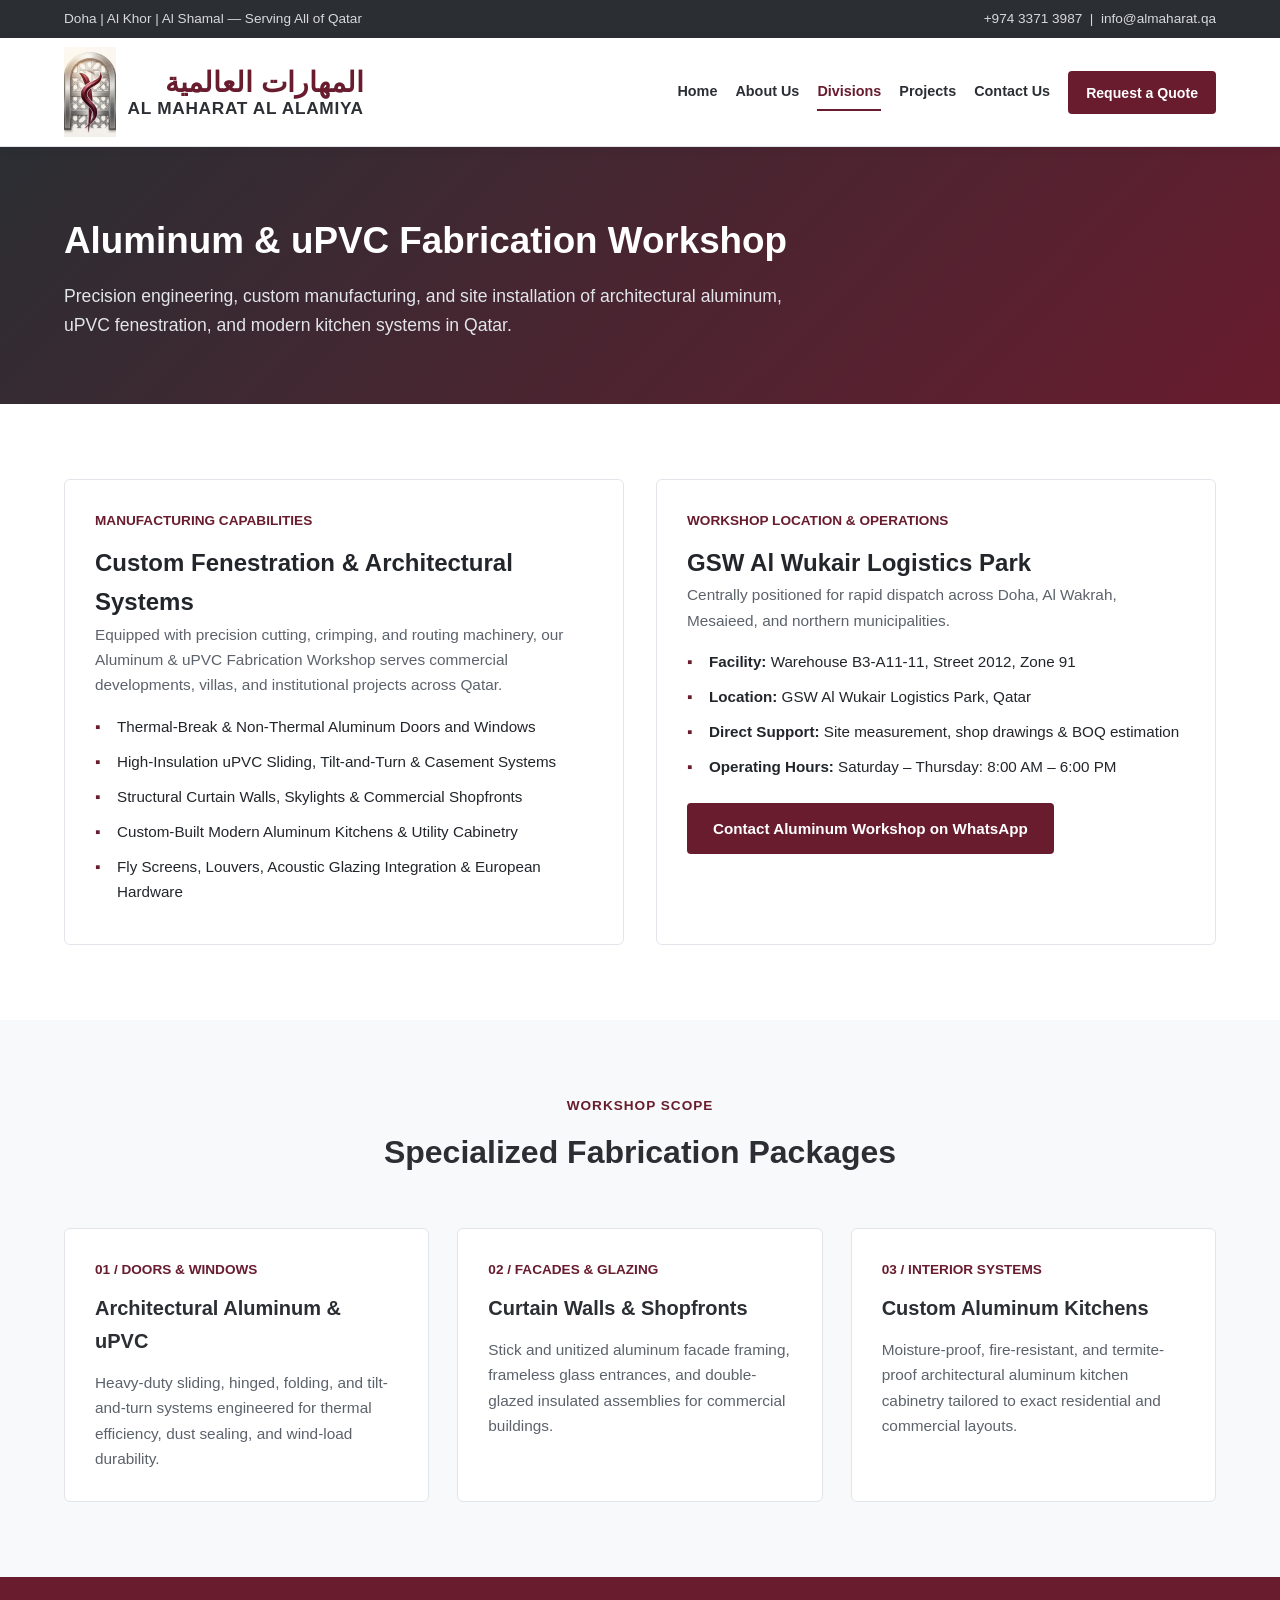
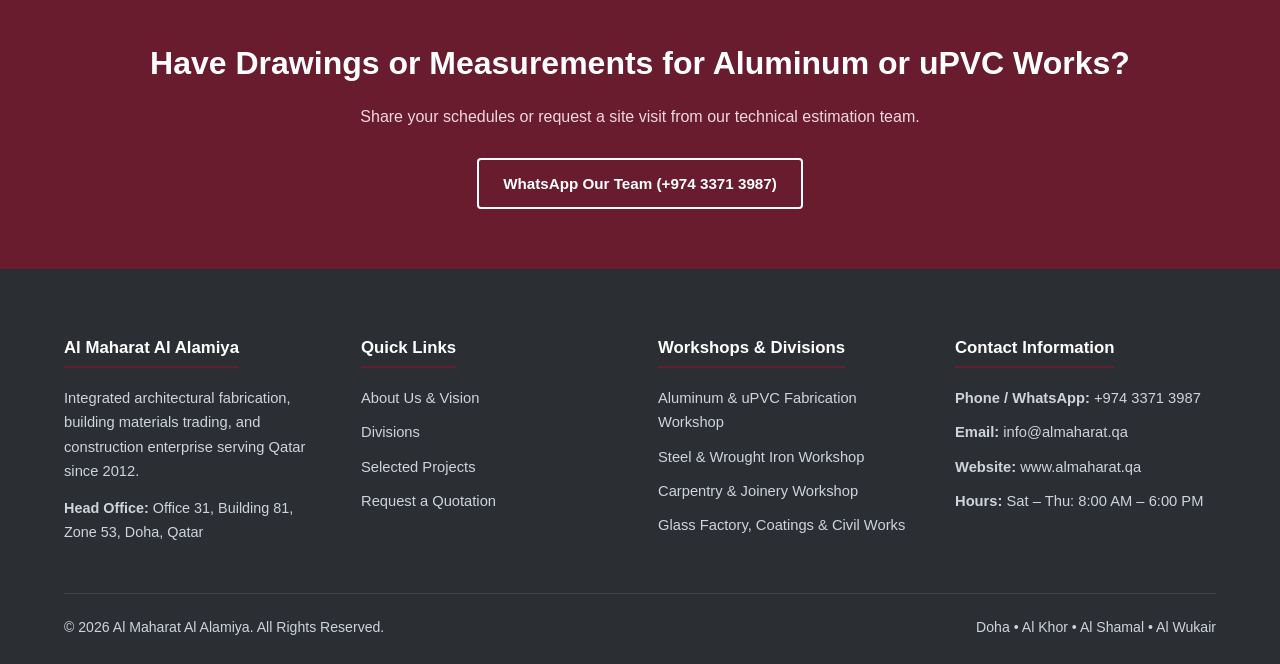
<file: aluminum-workshop/index.html>
<!DOCTYPE html>
<html lang="en">
<head>
  <meta charset="UTF-8">
  <meta name="viewport" content="width=device-width, initial-scale=1.0">
  <title>Aluminum &amp; uPVC Fabrication Workshop | Al Maharat Al Alamiya</title>
  <meta name="description" content="Al Maharat Al Alamiya Aluminum & uPVC Fabrication Workshop at GSW Al Wukair Logistics Park, Qatar—custom thermal-break doors, windows, curtain walls, and kitchens.">
  <link rel="stylesheet" href="../style.css">
</head>
<body>

  <!-- Top Utility Bar -->
  <div class="top-bar">
    <div class="container">
      <div>Doha | Al Khor | Al Shamal — Serving All of Qatar</div>
      <div>
        <a href="tel:+97433713987">+974 3371 3987</a> &nbsp;|&nbsp;
        <a href="mailto:info@almaharat.qa">info@almaharat.qa</a>
      </div>
    </div>
  </div>

  <!-- Main Header -->
  <header class="site-header">
    <div class="container nav-wrapper">
      <a href="../index.html" class="logo-link">
        <img src="../assets/logo.png" alt="Al Maharat Al Alamiya Logo" class="logo-img" onerror="this.style.display='none'">
        <div class="logo-text">
          <span class="ar" lang="ar" dir="rtl">المهارات العالمية</span>
          <span class="en">Al Maharat Al Alamiya</span>
        </div>
      </a>

      <button class="menu-toggle" aria-label="Toggle navigation" onclick="document.querySelector('nav').classList.toggle('open')">☰</button>

      <nav>
        <ul>
          <li><a href="../index.html">Home</a></li>
          <li><a href="../about.html">About Us</a></li>
          <li><a href="../services.html" class="active">Divisions</a></li>
          <li><a href="../projects.html">Projects</a></li>
          <li><a href="../contact.html">Contact Us</a></li>
          <li><a href="https://wa.me/97433713987?text=Hello%20Al%20Maharat%20Al%20Alamiya%20Aluminum%20Workshop%20Inquiry" class="btn btn-primary" target="_blank" rel="noopener">Request a Quote</a></li>
        </ul>
      </nav>
    </div>
  </header>

  <!-- Page Header -->
  <section class="page-header">
    <div class="container">
      <h1>Aluminum &amp; uPVC Fabrication Workshop</h1>
      <p>Precision engineering, custom manufacturing, and site installation of architectural aluminum, uPVC fenestration, and modern kitchen systems in Qatar.</p>
    </div>
  </section>

  <!-- Workshop Overview & Location -->
  <section class="section">
    <div class="container">
      <div class="grid-2">
        <div class="card">
          <span class="card-number">MANUFACTURING CAPABILITIES</span>
          <h2>Custom Fenestration &amp; Architectural Systems</h2>
          <p>Equipped with precision cutting, crimping, and routing machinery, our Aluminum &amp; uPVC Fabrication Workshop serves commercial developments, villas, and institutional projects across Qatar.</p>
          <ul class="check-list">
            <li>Thermal-Break &amp; Non-Thermal Aluminum Doors and Windows</li>
            <li>High-Insulation uPVC Sliding, Tilt-and-Turn &amp; Casement Systems</li>
            <li>Structural Curtain Walls, Skylights &amp; Commercial Shopfronts</li>
            <li>Custom-Built Modern Aluminum Kitchens &amp; Utility Cabinetry</li>
            <li>Fly Screens, Louvers, Acoustic Glazing Integration &amp; European Hardware</li>
          </ul>
        </div>

        <div class="card">
          <span class="card-number">WORKSHOP LOCATION &amp; OPERATIONS</span>
          <h2>GSW Al Wukair Logistics Park</h2>
          <p>Centrally positioned for rapid dispatch across Doha, Al Wakrah, Mesaieed, and northern municipalities.</p>
          <ul class="check-list">
            <li><strong>Facility:</strong> Warehouse B3-A11-11, Street 2012, Zone 91</li>
            <li><strong>Location:</strong> GSW Al Wukair Logistics Park, Qatar</li>
            <li><strong>Direct Support:</strong> Site measurement, shop drawings &amp; BOQ estimation</li>
            <li><strong>Operating Hours:</strong> Saturday – Thursday: 8:00 AM – 6:00 PM</li>
          </ul>
          <p style="margin-top: 24px;">
            <a href="https://wa.me/97433713987?text=Hello%20Al%20Maharat%20Al%20Alamiya%2C%20I%20would%20like%20a%20quote%20from%20the%20Aluminum%20%26%20uPVC%20Workshop." class="btn btn-primary" target="_blank" rel="noopener">Contact Aluminum Workshop on WhatsApp</a>
          </p>
        </div>
      </div>
    </div>
  </section>

  <!-- Core Product Categories -->
  <section class="section section-alt">
    <div class="container">
      <div class="section-header">
        <span class="subtitle">Workshop Scope</span>
        <h2>Specialized Fabrication Packages</h2>
      </div>

      <div class="grid-3">
        <div class="card">
          <span class="card-number">01 / DOORS &amp; WINDOWS</span>
          <h3>Architectural Aluminum &amp; uPVC</h3>
          <p>Heavy-duty sliding, hinged, folding, and tilt-and-turn systems engineered for thermal efficiency, dust sealing, and wind-load durability.</p>
        </div>

        <div class="card">
          <span class="card-number">02 / FACADES &amp; GLAZING</span>
          <h3>Curtain Walls &amp; Shopfronts</h3>
          <p>Stick and unitized aluminum facade framing, frameless glass entrances, and double-glazed insulated assemblies for commercial buildings.</p>
        </div>

        <div class="card">
          <span class="card-number">03 / INTERIOR SYSTEMS</span>
          <h3>Custom Aluminum Kitchens</h3>
          <p>Moisture-proof, fire-resistant, and termite-proof architectural aluminum kitchen cabinetry tailored to exact residential and commercial layouts.</p>
        </div>
      </div>
    </div>
  </section>

  <!-- CTA Banner -->
  <section class="cta-banner">
    <div class="container">
      <h2>Have Drawings or Measurements for Aluminum or uPVC Works?</h2>
      <p>Share your schedules or request a site visit from our technical estimation team.</p>
      <a href="https://wa.me/97433713987?text=Hello%20Al%20Maharat%20Al%20Alamiya%2C%20I%20would%20like%20to%20schedule%20an%20Aluminum%20%26%20uPVC%20measurement%20or%20quote." class="btn btn-outline" target="_blank" rel="noopener">WhatsApp Our Team (+974 3371 3987)</a>
    </div>
  </section>

  <!-- Global Footer -->
  <footer>
    <div class="container">
      <div class="footer-grid">
        <div>
          <h4>Al Maharat Al Alamiya</h4>
          <p style="font-size: 0.92rem; margin-bottom: 14px;">Integrated architectural fabrication, building materials trading, and construction enterprise serving Qatar since 2012.</p>
          <p style="font-size: 0.9rem;"><strong>Head Office:</strong> Office 31, Building 81, Zone 53, Doha, Qatar</p>
        </div>

        <div>
          <h4>Quick Links</h4>
          <ul>
            <li><a href="../about.html">About Us &amp; Vision</a></li>
            <li><a href="../services.html">Divisions</a></li>
            <li><a href="../projects.html">Selected Projects</a></li>
            <li><a href="../contact.html">Request a Quotation</a></li>
          </ul>
        </div>

        <div>
          <h4>Workshops &amp; Divisions</h4>
          <ul>
            <li><a href="/aluminum-workshop/">Aluminum &amp; uPVC Fabrication Workshop</a></li>
            <li><a href="/steel-workshop/">Steel &amp; Wrought Iron Workshop</a></li>
            <li><a href="/carpentry-workshop/">Carpentry &amp; Joinery Workshop</a></li>
            <li><a href="../services.html">Glass Factory, Coatings &amp; Civil Works</a></li>
          </ul>
        </div>

        <div>
          <h4>Contact Information</h4>
          <ul>
            <li><strong>Phone / WhatsApp:</strong> <a href="https://wa.me/97433713987?text=Hello%20Al%20Maharat%20Al%20Alamiya%20Inquiry" target="_blank" rel="noopener">+974 3371 3987</a></li>
            <li><strong>Email:</strong> <a href="mailto:info@almaharat.qa">info@almaharat.qa</a></li>
            <li><strong>Website:</strong> www.almaharat.qa</li>
            <li><strong>Hours:</strong> Sat – Thu: 8:00 AM – 6:00 PM</li>
          </ul>
        </div>
      </div>

      <div class="footer-bottom">
        <span>&copy; 2026 Al Maharat Al Alamiya. All Rights Reserved.</span>
        <span>Doha &bull; Al Khor &bull; Al Shamal &bull; Al Wukair</span>
      </div>
    </div>
  </footer>

</body>
</html>
</file>
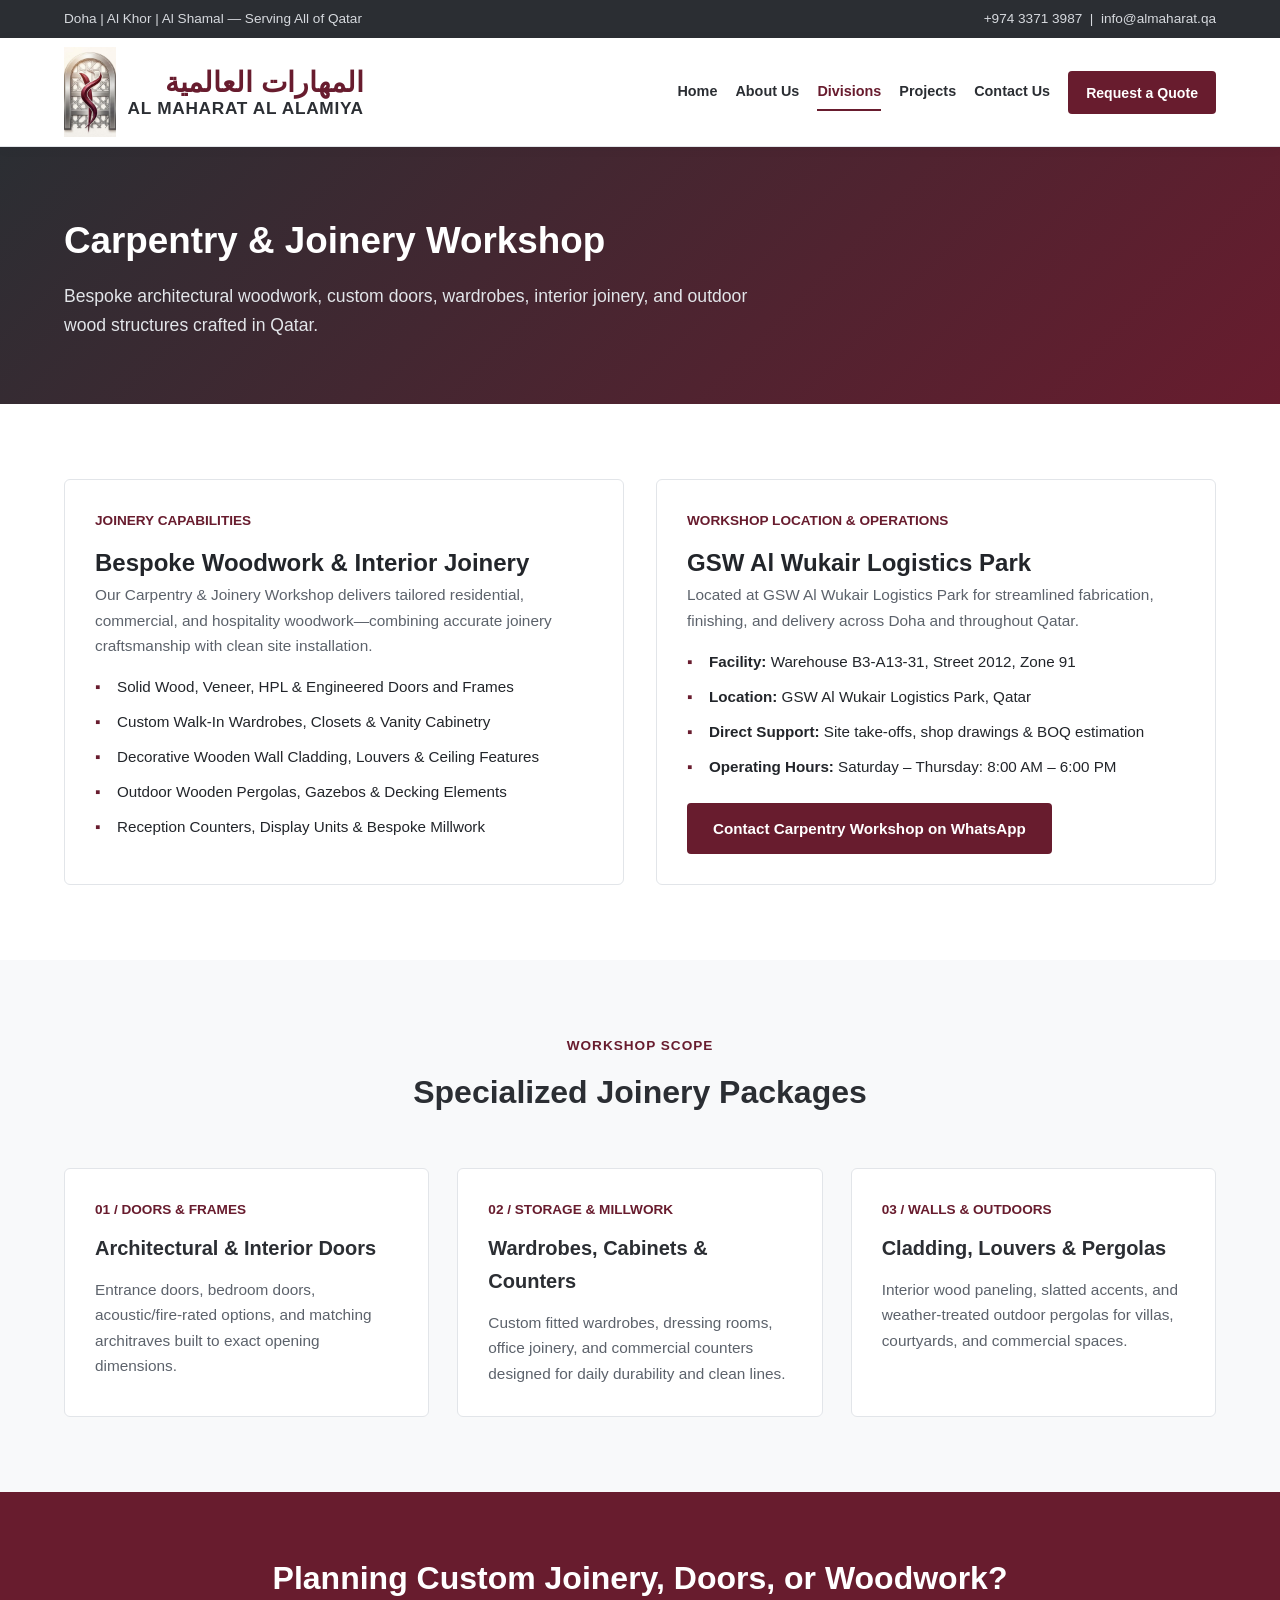
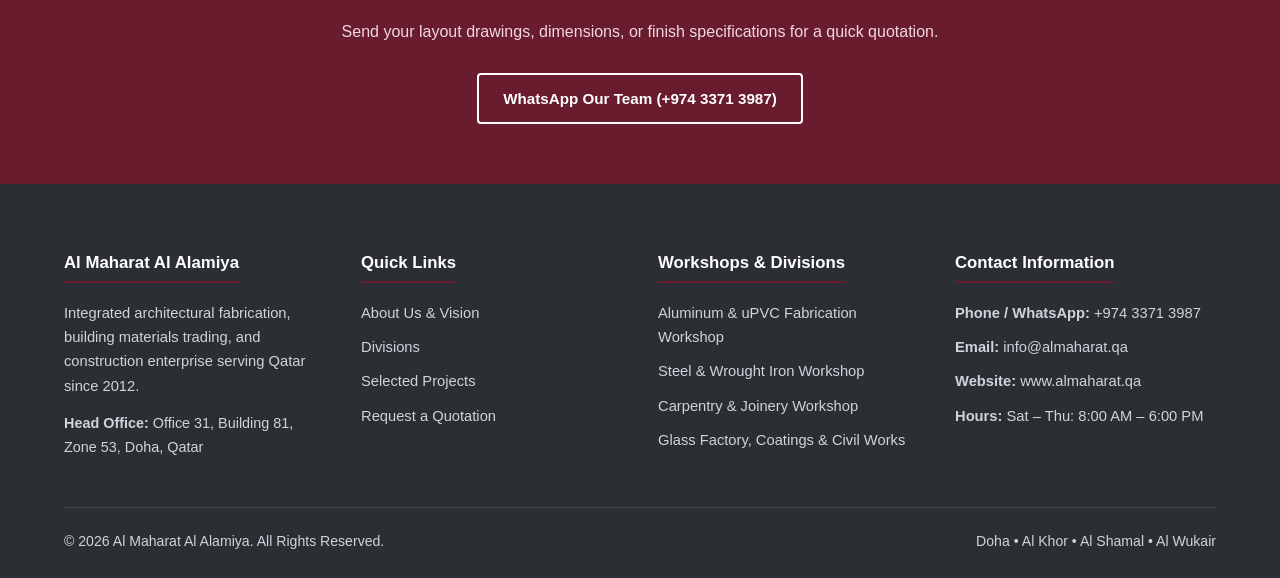
<file: carpentry-workshop/index.html>
<!DOCTYPE html>
<html lang="en">
<head>
  <meta charset="UTF-8">
  <meta name="viewport" content="width=device-width, initial-scale=1.0">
  <title>Carpentry &amp; Joinery Workshop | Al Maharat Al Alamiya</title>
  <meta name="description" content="Al Maharat Al Alamiya Carpentry & Joinery Workshop at GSW Al Wukair Logistics Park, Qatar—custom doors, wardrobes, cabinetry, wood cladding, pergolas, and joinery.">
  <link rel="stylesheet" href="../style.css">
</head>
<body>

  <!-- Top Utility Bar -->
  <div class="top-bar">
    <div class="container">
      <div>Doha | Al Khor | Al Shamal — Serving All of Qatar</div>
      <div>
        <a href="tel:+97433713987">+974 3371 3987</a> &nbsp;|&nbsp;
        <a href="mailto:info@almaharat.qa">info@almaharat.qa</a>
      </div>
    </div>
  </div>

  <!-- Main Header -->
  <header class="site-header">
    <div class="container nav-wrapper">
      <a href="../index.html" class="logo-link">
        <img src="../assets/logo.png" alt="Al Maharat Al Alamiya Logo" class="logo-img" onerror="this.style.display='none'">
        <div class="logo-text">
          <span class="ar" lang="ar" dir="rtl">المهارات العالمية</span>
          <span class="en">Al Maharat Al Alamiya</span>
        </div>
      </a>

      <button class="menu-toggle" aria-label="Toggle navigation" onclick="document.querySelector('nav').classList.toggle('open')">☰</button>

      <nav>
        <ul>
          <li><a href="../index.html">Home</a></li>
          <li><a href="../about.html">About Us</a></li>
          <li><a href="../services.html" class="active">Divisions</a></li>
          <li><a href="../projects.html">Projects</a></li>
          <li><a href="../contact.html">Contact Us</a></li>
          <li><a href="https://wa.me/97433713987?text=Hello%20Al%20Maharat%20Al%20Alamiya%20Carpentry%20Workshop%20Inquiry" class="btn btn-primary" target="_blank" rel="noopener">Request a Quote</a></li>
        </ul>
      </nav>
    </div>
  </header>

  <!-- Page Header -->
  <section class="page-header">
    <div class="container">
      <h1>Carpentry &amp; Joinery Workshop</h1>
      <p>Bespoke architectural woodwork, custom doors, wardrobes, interior joinery, and outdoor wood structures crafted in Qatar.</p>
    </div>
  </section>

  <!-- Workshop Overview & Location -->
  <section class="section">
    <div class="container">
      <div class="grid-2">
        <div class="card">
          <span class="card-number">JOINERY CAPABILITIES</span>
          <h2>Bespoke Woodwork &amp; Interior Joinery</h2>
          <p>Our Carpentry &amp; Joinery Workshop delivers tailored residential, commercial, and hospitality woodwork—combining accurate joinery craftsmanship with clean site installation.</p>
          <ul class="check-list">
            <li>Solid Wood, Veneer, HPL &amp; Engineered Doors and Frames</li>
            <li>Custom Walk-In Wardrobes, Closets &amp; Vanity Cabinetry</li>
            <li>Decorative Wooden Wall Cladding, Louvers &amp; Ceiling Features</li>
            <li>Outdoor Wooden Pergolas, Gazebos &amp; Decking Elements</li>
            <li>Reception Counters, Display Units &amp; Bespoke Millwork</li>
          </ul>
        </div>

        <div class="card">
          <span class="card-number">WORKSHOP LOCATION &amp; OPERATIONS</span>
          <h2>GSW Al Wukair Logistics Park</h2>
          <p>Located at GSW Al Wukair Logistics Park for streamlined fabrication, finishing, and delivery across Doha and throughout Qatar.</p>
          <ul class="check-list">
            <li><strong>Facility:</strong> Warehouse B3-A13-31, Street 2012, Zone 91</li>
            <li><strong>Location:</strong> GSW Al Wukair Logistics Park, Qatar</li>
            <li><strong>Direct Support:</strong> Site take-offs, shop drawings &amp; BOQ estimation</li>
            <li><strong>Operating Hours:</strong> Saturday – Thursday: 8:00 AM – 6:00 PM</li>
          </ul>
          <p style="margin-top: 24px;">
            <a href="https://wa.me/97433713987?text=Hello%20Al%20Maharat%20Al%20Alamiya%2C%20I%20would%20like%20a%20quote%20from%20the%20Carpentry%20%26%20Joinery%20Workshop." class="btn btn-primary" target="_blank" rel="noopener">Contact Carpentry Workshop on WhatsApp</a>
          </p>
        </div>
      </div>
    </div>
  </section>

  <!-- Core Product Categories -->
  <section class="section section-alt">
    <div class="container">
      <div class="section-header">
        <span class="subtitle">Workshop Scope</span>
        <h2>Specialized Joinery Packages</h2>
      </div>

      <div class="grid-3">
        <div class="card">
          <span class="card-number">01 / DOORS &amp; FRAMES</span>
          <h3>Architectural &amp; Interior Doors</h3>
          <p>Entrance doors, bedroom doors, acoustic/fire-rated options, and matching architraves built to exact opening dimensions.</p>
        </div>

        <div class="card">
          <span class="card-number">02 / STORAGE &amp; MILLWORK</span>
          <h3>Wardrobes, Cabinets &amp; Counters</h3>
          <p>Custom fitted wardrobes, dressing rooms, office joinery, and commercial counters designed for daily durability and clean lines.</p>
        </div>

        <div class="card">
          <span class="card-number">03 / WALLS &amp; OUTDOORS</span>
          <h3>Cladding, Louvers &amp; Pergolas</h3>
          <p>Interior wood paneling, slatted accents, and weather-treated outdoor pergolas for villas, courtyards, and commercial spaces.</p>
        </div>
      </div>
    </div>
  </section>

  <!-- CTA Banner -->
  <section class="cta-banner">
    <div class="container">
      <h2>Planning Custom Joinery, Doors, or Woodwork?</h2>
      <p>Send your layout drawings, dimensions, or finish specifications for a quick quotation.</p>
      <a href="https://wa.me/97433713987?text=Hello%20Al%20Maharat%20Al%20Alamiya%2C%20I%20would%20like%20to%20request%20a%20Carpentry%20%26%20Joinery%20quotation." class="btn btn-outline" target="_blank" rel="noopener">WhatsApp Our Team (+974 3371 3987)</a>
    </div>
  </section>

  <!-- Global Footer -->
  <footer>
    <div class="container">
      <div class="footer-grid">
        <div>
          <h4>Al Maharat Al Alamiya</h4>
          <p style="font-size: 0.92rem; margin-bottom: 14px;">Integrated architectural fabrication, building materials trading, and construction enterprise serving Qatar since 2012.</p>
          <p style="font-size: 0.9rem;"><strong>Head Office:</strong> Office 31, Building 81, Zone 53, Doha, Qatar</p>
        </div>

        <div>
          <h4>Quick Links</h4>
          <ul>
            <li><a href="../about.html">About Us &amp; Vision</a></li>
            <li><a href="../services.html">Divisions</a></li>
            <li><a href="../projects.html">Selected Projects</a></li>
            <li><a href="../contact.html">Request a Quotation</a></li>
          </ul>
        </div>

        <div>
          <h4>Workshops &amp; Divisions</h4>
          <ul>
            <li><a href="/aluminum-workshop/">Aluminum &amp; uPVC Fabrication Workshop</a></li>
            <li><a href="/steel-workshop/">Steel &amp; Wrought Iron Workshop</a></li>
            <li><a href="/carpentry-workshop/">Carpentry &amp; Joinery Workshop</a></li>
            <li><a href="../services.html">Glass Factory, Coatings &amp; Civil Works</a></li>
          </ul>
        </div>

        <div>
          <h4>Contact Information</h4>
          <ul>
            <li><strong>Phone / WhatsApp:</strong> <a href="https://wa.me/97433713987?text=Hello%20Al%20Maharat%20Al%20Alamiya%20Inquiry" target="_blank" rel="noopener">+974 3371 3987</a></li>
            <li><strong>Email:</strong> <a href="mailto:info@almaharat.qa">info@almaharat.qa</a></li>
            <li><strong>Website:</strong> www.almaharat.qa</li>
            <li><strong>Hours:</strong> Sat – Thu: 8:00 AM – 6:00 PM</li>
          </ul>
        </div>
      </div>

      <div class="footer-bottom">
        <span>&copy; 2026 Al Maharat Al Alamiya. All Rights Reserved.</span>
        <span>Doha &bull; Al Khor &bull; Al Shamal &bull; Al Wukair</span>
      </div>
    </div>
  </footer>

</body>
</html>
</file>
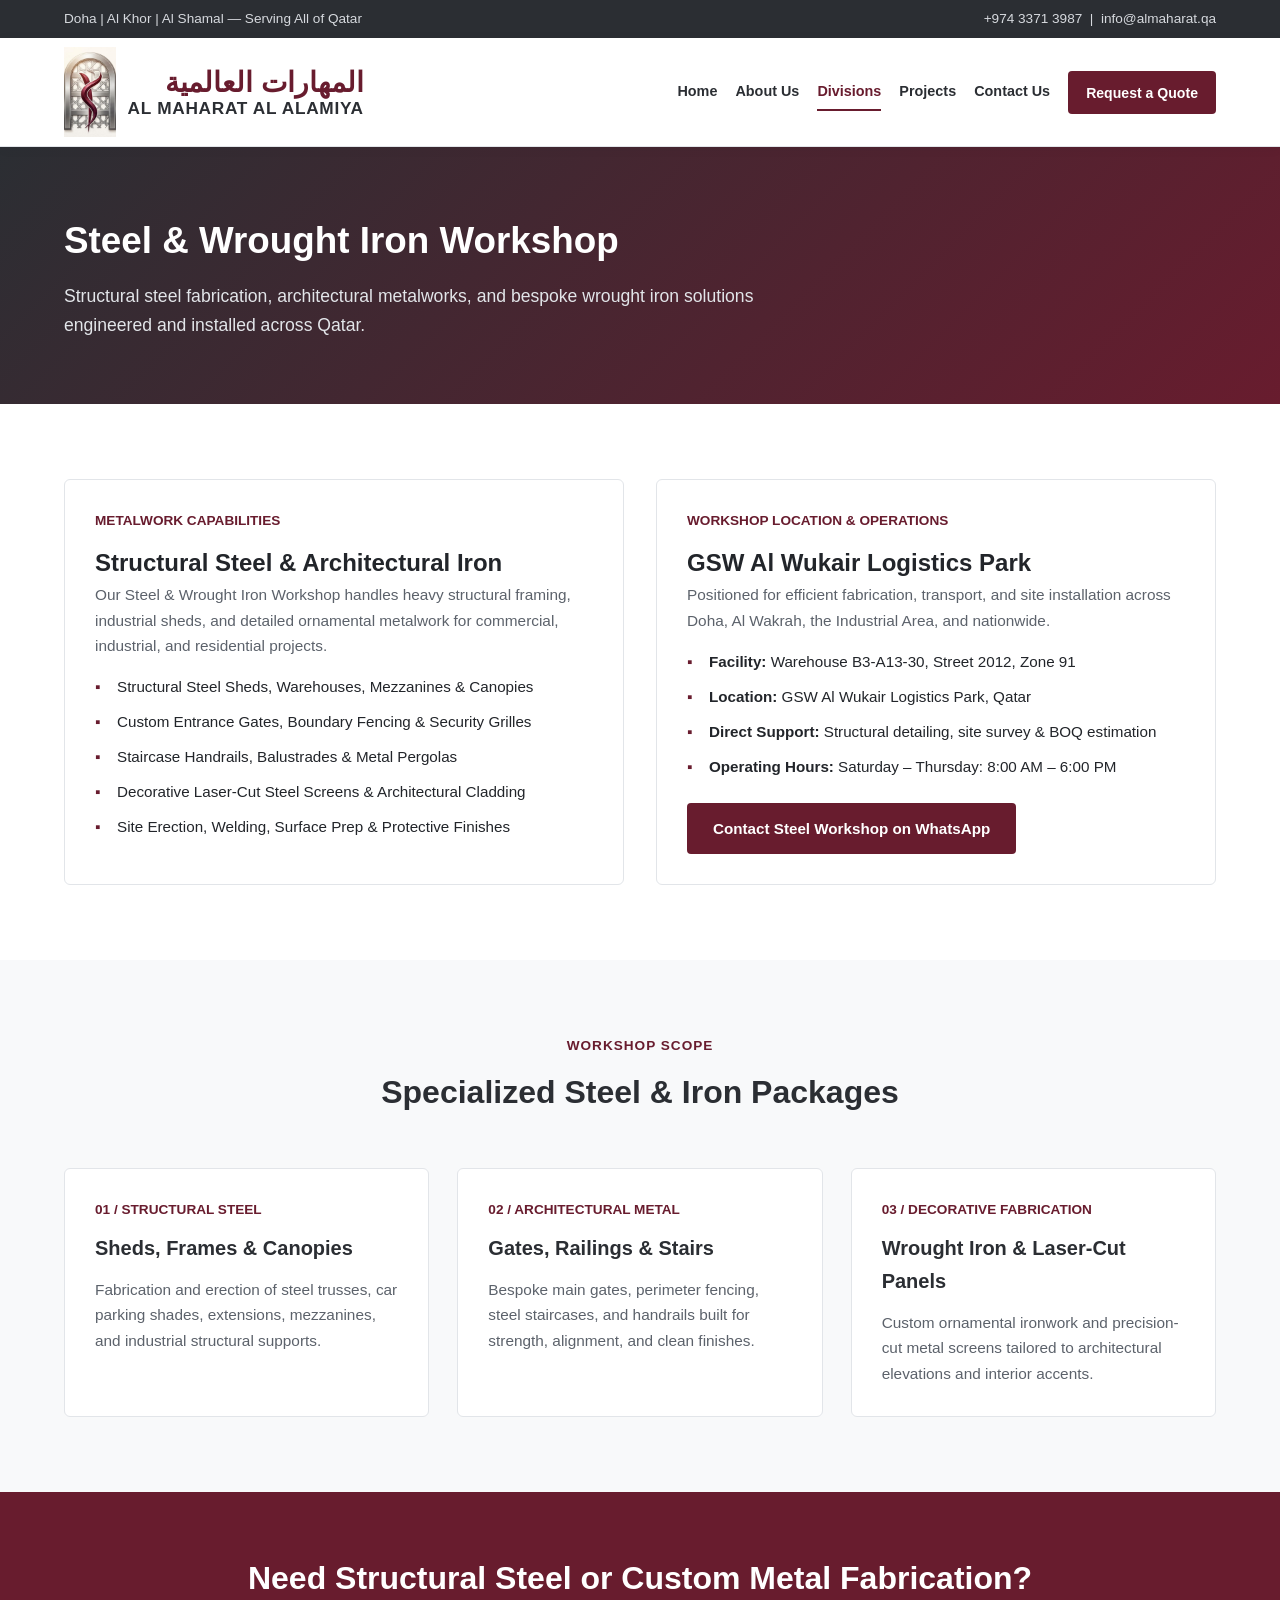
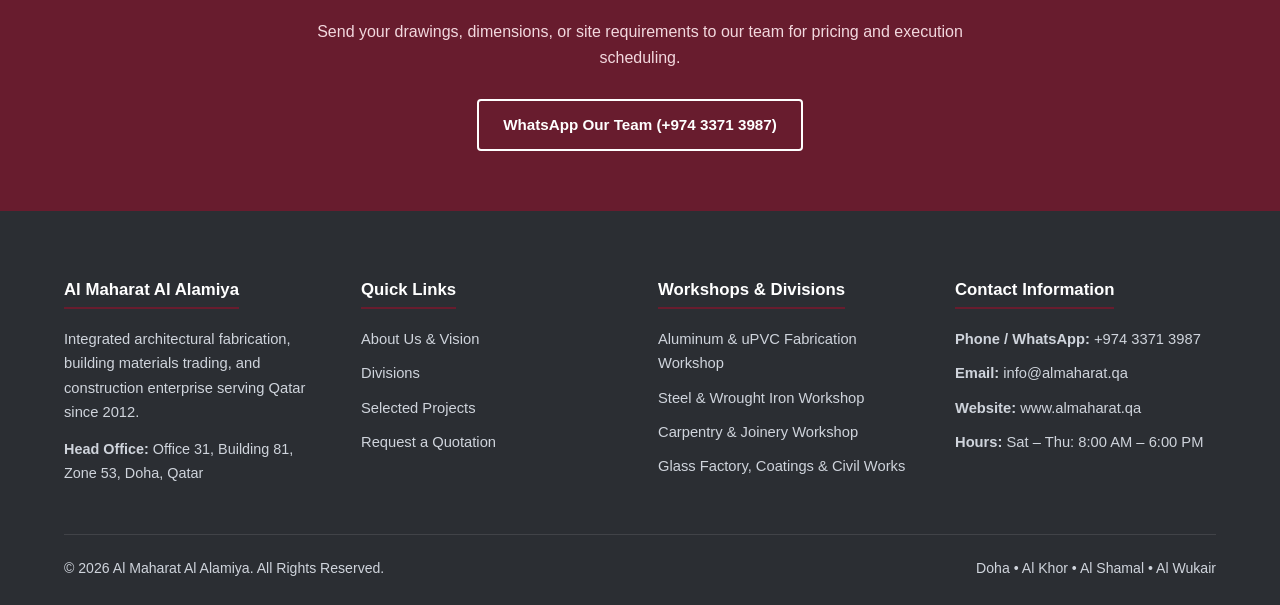
<file: steel-workshop/index.html>
<!DOCTYPE html>
<html lang="en">
<head>
  <meta charset="UTF-8">
  <meta name="viewport" content="width=device-width, initial-scale=1.0">
  <title>Steel &amp; Wrought Iron Workshop | Al Maharat Al Alamiya</title>
  <meta name="description" content="Al Maharat Al Alamiya Steel & Wrought Iron Workshop at GSW Al Wukair Logistics Park, Qatar—structural steel sheds, entrance gates, balustrades, and decorative metalwork.">
  <link rel="stylesheet" href="../style.css">
</head>
<body>

  <!-- Top Utility Bar -->
  <div class="top-bar">
    <div class="container">
      <div>Doha | Al Khor | Al Shamal — Serving All of Qatar</div>
      <div>
        <a href="tel:+97433713987">+974 3371 3987</a> &nbsp;|&nbsp;
        <a href="mailto:info@almaharat.qa">info@almaharat.qa</a>
      </div>
    </div>
  </div>

  <!-- Main Header -->
  <header class="site-header">
    <div class="container nav-wrapper">
      <a href="../index.html" class="logo-link">
        <img src="../assets/logo.png" alt="Al Maharat Al Alamiya Logo" class="logo-img" onerror="this.style.display='none'">
        <div class="logo-text">
          <span class="ar" lang="ar" dir="rtl">المهارات العالمية</span>
          <span class="en">Al Maharat Al Alamiya</span>
        </div>
      </a>

      <button class="menu-toggle" aria-label="Toggle navigation" onclick="document.querySelector('nav').classList.toggle('open')">☰</button>

      <nav>
        <ul>
          <li><a href="../index.html">Home</a></li>
          <li><a href="../about.html">About Us</a></li>
          <li><a href="../services.html" class="active">Divisions</a></li>
          <li><a href="../projects.html">Projects</a></li>
          <li><a href="../contact.html">Contact Us</a></li>
          <li><a href="https://wa.me/97433713987?text=Hello%20Al%20Maharat%20Al%20Alamiya%20Steel%20Workshop%20Inquiry" class="btn btn-primary" target="_blank" rel="noopener">Request a Quote</a></li>
        </ul>
      </nav>
    </div>
  </header>

  <!-- Page Header -->
  <section class="page-header">
    <div class="container">
      <h1>Steel &amp; Wrought Iron Workshop</h1>
      <p>Structural steel fabrication, architectural metalworks, and bespoke wrought iron solutions engineered and installed across Qatar.</p>
    </div>
  </section>

  <!-- Workshop Overview & Location -->
  <section class="section">
    <div class="container">
      <div class="grid-2">
        <div class="card">
          <span class="card-number">METALWORK CAPABILITIES</span>
          <h2>Structural Steel &amp; Architectural Iron</h2>
          <p>Our Steel &amp; Wrought Iron Workshop handles heavy structural framing, industrial sheds, and detailed ornamental metalwork for commercial, industrial, and residential projects.</p>
          <ul class="check-list">
            <li>Structural Steel Sheds, Warehouses, Mezzanines &amp; Canopies</li>
            <li>Custom Entrance Gates, Boundary Fencing &amp; Security Grilles</li>
            <li>Staircase Handrails, Balustrades &amp; Metal Pergolas</li>
            <li>Decorative Laser-Cut Steel Screens &amp; Architectural Cladding</li>
            <li>Site Erection, Welding, Surface Prep &amp; Protective Finishes</li>
          </ul>
        </div>

        <div class="card">
          <span class="card-number">WORKSHOP LOCATION &amp; OPERATIONS</span>
          <h2>GSW Al Wukair Logistics Park</h2>
          <p>Positioned for efficient fabrication, transport, and site installation across Doha, Al Wakrah, the Industrial Area, and nationwide.</p>
          <ul class="check-list">
            <li><strong>Facility:</strong> Warehouse B3-A13-30, Street 2012, Zone 91</li>
            <li><strong>Location:</strong> GSW Al Wukair Logistics Park, Qatar</li>
            <li><strong>Direct Support:</strong> Structural detailing, site survey &amp; BOQ estimation</li>
            <li><strong>Operating Hours:</strong> Saturday – Thursday: 8:00 AM – 6:00 PM</li>
          </ul>
          <p style="margin-top: 24px;">
            <a href="https://wa.me/97433713987?text=Hello%20Al%20Maharat%20Al%20Alamiya%2C%20I%20would%20like%20a%20quote%20from%20the%20Steel%20%26%20Wrought%20Iron%20Workshop." class="btn btn-primary" target="_blank" rel="noopener">Contact Steel Workshop on WhatsApp</a>
          </p>
        </div>
      </div>
    </div>
  </section>

  <!-- Core Product Categories -->
  <section class="section section-alt">
    <div class="container">
      <div class="section-header">
        <span class="subtitle">Workshop Scope</span>
        <h2>Specialized Steel &amp; Iron Packages</h2>
      </div>

      <div class="grid-3">
        <div class="card">
          <span class="card-number">01 / STRUCTURAL STEEL</span>
          <h3>Sheds, Frames &amp; Canopies</h3>
          <p>Fabrication and erection of steel trusses, car parking shades, extensions, mezzanines, and industrial structural supports.</p>
        </div>

        <div class="card">
          <span class="card-number">02 / ARCHITECTURAL METAL</span>
          <h3>Gates, Railings &amp; Stairs</h3>
          <p>Bespoke main gates, perimeter fencing, steel staircases, and handrails built for strength, alignment, and clean finishes.</p>
        </div>

        <div class="card">
          <span class="card-number">03 / DECORATIVE FABRICATION</span>
          <h3>Wrought Iron &amp; Laser-Cut Panels</h3>
          <p>Custom ornamental ironwork and precision-cut metal screens tailored to architectural elevations and interior accents.</p>
        </div>
      </div>
    </div>
  </section>

  <!-- CTA Banner -->
  <section class="cta-banner">
    <div class="container">
      <h2>Need Structural Steel or Custom Metal Fabrication?</h2>
      <p>Send your drawings, dimensions, or site requirements to our team for pricing and execution scheduling.</p>
      <a href="https://wa.me/97433713987?text=Hello%20Al%20Maharat%20Al%20Alamiya%2C%20I%20would%20like%20to%20request%20a%20Steel%20%26%20Wrought%20Iron%20quotation." class="btn btn-outline" target="_blank" rel="noopener">WhatsApp Our Team (+974 3371 3987)</a>
    </div>
  </section>

  <!-- Global Footer -->
  <footer>
    <div class="container">
      <div class="footer-grid">
        <div>
          <h4>Al Maharat Al Alamiya</h4>
          <p style="font-size: 0.92rem; margin-bottom: 14px;">Integrated architectural fabrication, building materials trading, and construction enterprise serving Qatar since 2012.</p>
          <p style="font-size: 0.9rem;"><strong>Head Office:</strong> Office 31, Building 81, Zone 53, Doha, Qatar</p>
        </div>

        <div>
          <h4>Quick Links</h4>
          <ul>
            <li><a href="../about.html">About Us &amp; Vision</a></li>
            <li><a href="../services.html">Divisions</a></li>
            <li><a href="../projects.html">Selected Projects</a></li>
            <li><a href="../contact.html">Request a Quotation</a></li>
          </ul>
        </div>

        <div>
          <h4>Workshops &amp; Divisions</h4>
          <ul>
            <li><a href="/aluminum-workshop/">Aluminum &amp; uPVC Fabrication Workshop</a></li>
            <li><a href="/steel-workshop/">Steel &amp; Wrought Iron Workshop</a></li>
            <li><a href="/carpentry-workshop/">Carpentry &amp; Joinery Workshop</a></li>
            <li><a href="../services.html">Glass Factory, Coatings &amp; Civil Works</a></li>
          </ul>
        </div>

        <div>
          <h4>Contact Information</h4>
          <ul>
            <li><strong>Phone / WhatsApp:</strong> <a href="https://wa.me/97433713987?text=Hello%20Al%20Maharat%20Al%20Alamiya%20Inquiry" target="_blank" rel="noopener">+974 3371 3987</a></li>
            <li><strong>Email:</strong> <a href="mailto:info@almaharat.qa">info@almaharat.qa</a></li>
            <li><strong>Website:</strong> www.almaharat.qa</li>
            <li><strong>Hours:</strong> Sat – Thu: 8:00 AM – 6:00 PM</li>
          </ul>
        </div>
      </div>

      <div class="footer-bottom">
        <span>&copy; 2026 Al Maharat Al Alamiya. All Rights Reserved.</span>
        <span>Doha &bull; Al Khor &bull; Al Shamal &bull; Al Wukair</span>
      </div>
    </div>
  </footer>

</body>
</html>
</file>
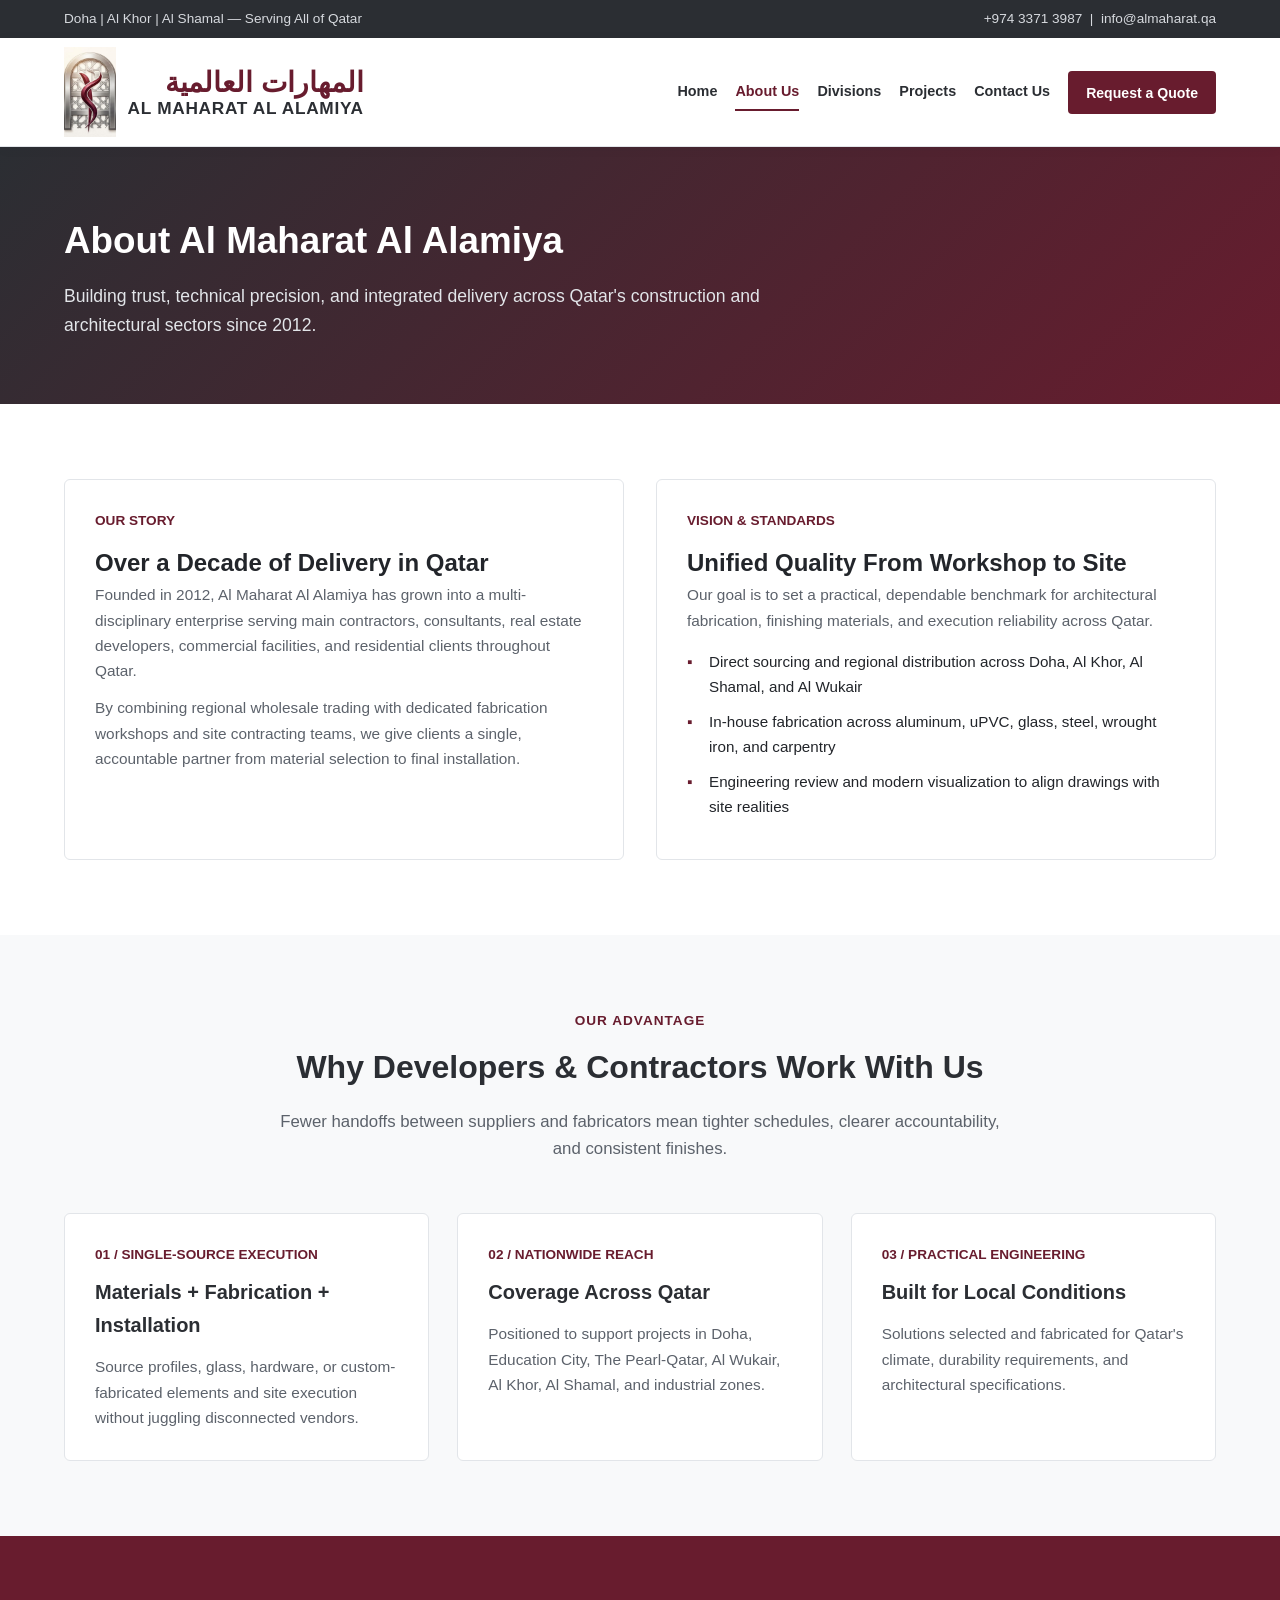
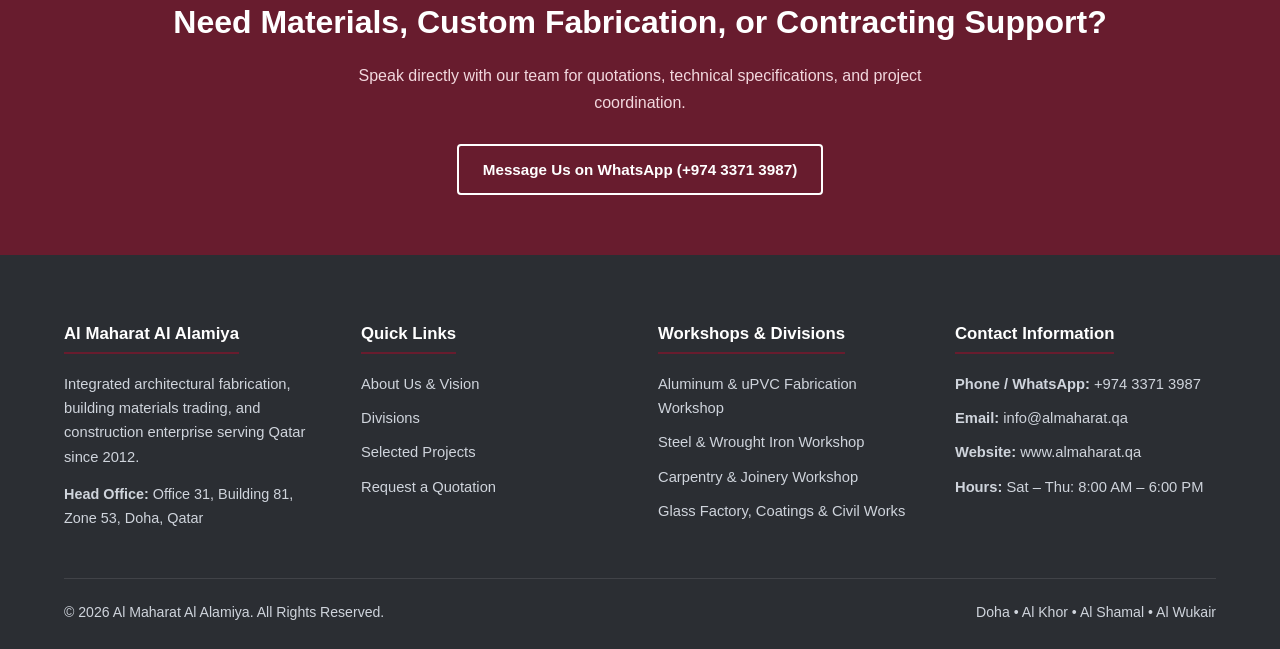
<file: about.html>
<!DOCTYPE html>
<html lang="en">
<head>
  <meta charset="UTF-8">
  <meta name="viewport" content="width=device-width, initial-scale=1.0">
  <title>About Us | Al Maharat Al Alamiya</title>
  <meta name="description" content="Learn about Al Maharat Al Alamiya—established in Qatar in 2012, delivering integrated building materials trading, architectural fabrication, and construction.">
  <link rel="stylesheet" href="style.css">
</head>
<body>

  <!-- Top Utility Bar -->
  <div class="top-bar">
    <div class="container">
      <div>Doha | Al Khor | Al Shamal — Serving All of Qatar</div>
      <div>
        <a href="tel:+97433713987">+974 3371 3987</a> &nbsp;|&nbsp;
        <a href="mailto:info@almaharat.qa">info@almaharat.qa</a>
      </div>
    </div>
  </div>

  <!-- Main Header -->
  <header class="site-header">
    <div class="container nav-wrapper">
      <a href="index.html" class="logo-link">
        <img src="assets/logo.png" alt="Al Maharat Al Alamiya Logo" class="logo-img" onerror="this.style.display='none'">
        <div class="logo-text">
          <span class="ar" lang="ar" dir="rtl">المهارات العالمية</span>
          <span class="en">Al Maharat Al Alamiya</span>
        </div>
      </a>

      <button class="menu-toggle" aria-label="Toggle navigation" onclick="document.querySelector('nav').classList.toggle('open')">☰</button>

      <nav>
        <ul>
          <li><a href="index.html">Home</a></li>
          <li><a href="about.html" class="active">About Us</a></li>
          <li><a href="services.html">Divisions</a></li>
          <li><a href="projects.html">Projects</a></li>
          <li><a href="contact.html">Contact Us</a></li>
          <li><a href="https://wa.me/97433713987?text=Hello%20Al%20Maharat%20Al%20Alamiya%20Inquiry" class="btn btn-primary" target="_blank" rel="noopener">Request a Quote</a></li>
        </ul>
      </nav>
    </div>
  </header>

  <!-- Page Header -->
  <section class="page-header">
    <div class="container">
      <h1>About Al Maharat Al Alamiya</h1>
      <p>Building trust, technical precision, and integrated delivery across Qatar's construction and architectural sectors since 2012.</p>
    </div>
  </section>

  <!-- Company Story & Mission/Vision -->
  <section class="section">
    <div class="container">
      <div class="grid-2">
        <div class="card">
          <span class="card-number">OUR STORY</span>
          <h2>Over a Decade of Delivery in Qatar</h2>
          <p>Founded in 2012, Al Maharat Al Alamiya has grown into a multi-disciplinary enterprise serving main contractors, consultants, real estate developers, commercial facilities, and residential clients throughout Qatar.</p>
          <p style="margin-top: 12px;">By combining regional wholesale trading with dedicated fabrication workshops and site contracting teams, we give clients a single, accountable partner from material selection to final installation.</p>
        </div>

        <div class="card">
          <span class="card-number">VISION &amp; STANDARDS</span>
          <h2>Unified Quality From Workshop to Site</h2>
          <p>Our goal is to set a practical, dependable benchmark for architectural fabrication, finishing materials, and execution reliability across Qatar.</p>
          <ul class="check-list">
            <li>Direct sourcing and regional distribution across Doha, Al Khor, Al Shamal, and Al Wukair</li>
            <li>In-house fabrication across aluminum, uPVC, glass, steel, wrought iron, and carpentry</li>
            <li>Engineering review and modern visualization to align drawings with site realities</li>
          </ul>
        </div>
      </div>
    </div>
  </section>

  <!-- Why Clients Choose Us -->
  <section class="section section-alt">
    <div class="container">
      <div class="section-header">
        <span class="subtitle">Our Advantage</span>
        <h2>Why Developers &amp; Contractors Work With Us</h2>
        <p>Fewer handoffs between suppliers and fabricators mean tighter schedules, clearer accountability, and consistent finishes.</p>
      </div>

      <div class="grid-3">
        <div class="card">
          <span class="card-number">01 / SINGLE-SOURCE EXECUTION</span>
          <h3>Materials + Fabrication + Installation</h3>
          <p>Source profiles, glass, hardware, or custom-fabricated elements and site execution without juggling disconnected vendors.</p>
        </div>

        <div class="card">
          <span class="card-number">02 / NATIONWIDE REACH</span>
          <h3>Coverage Across Qatar</h3>
          <p>Positioned to support projects in Doha, Education City, The Pearl-Qatar, Al Wukair, Al Khor, Al Shamal, and industrial zones.</p>
        </div>

        <div class="card">
          <span class="card-number">03 / PRACTICAL ENGINEERING</span>
          <h3>Built for Local Conditions</h3>
          <p>Solutions selected and fabricated for Qatar's climate, durability requirements, and architectural specifications.</p>
        </div>
      </div>
    </div>
  </section>

  <!-- CTA Banner -->
  <section class="cta-banner">
    <div class="container">
      <h2>Need Materials, Custom Fabrication, or Contracting Support?</h2>
      <p>Speak directly with our team for quotations, technical specifications, and project coordination.</p>
      <a href="https://wa.me/97433713987?text=Hello%20Al%20Maharat%20Al%20Alamiya%20Inquiry" class="btn btn-outline" target="_blank" rel="noopener">Message Us on WhatsApp (+974 3371 3987)</a>
    </div>
  </section>

  <!-- Global Footer -->
  <footer>
    <div class="container">
      <div class="footer-grid">
        <div>
          <h4>Al Maharat Al Alamiya</h4>
          <p style="font-size: 0.92rem; margin-bottom: 14px;">Integrated architectural fabrication, building materials trading, and construction enterprise serving Qatar since 2012.</p>
          <p style="font-size: 0.9rem;"><strong>Head Office:</strong> Office 31, Building 81, Zone 53, Doha, Qatar</p>
        </div>

        <div>
          <h4>Quick Links</h4>
          <ul>
            <li><a href="about.html">About Us &amp; Vision</a></li>
            <li><a href="services.html">Divisions</a></li>
            <li><a href="projects.html">Selected Projects</a></li>
            <li><a href="contact.html">Request a Quotation</a></li>
          </ul>
        </div>

        <div>
          <h4>Workshops &amp; Divisions</h4>
          <ul>
            <li><a href="/aluminum-workshop/">Aluminum &amp; uPVC Fabrication Workshop</a></li>
            <li><a href="/steel-workshop/">Steel &amp; Wrought Iron Workshop</a></li>
            <li><a href="/carpentry-workshop/">Carpentry &amp; Joinery Workshop</a></li>
            <li><a href="services.html">Glass Factory, Coatings &amp; Civil Works</a></li>
          </ul>
        </div>

        <div>
          <h4>Contact Information</h4>
          <ul>
            <li><strong>Phone / WhatsApp:</strong> <a href="https://wa.me/97433713987?text=Hello%20Al%20Maharat%20Al%20Alamiya%20Inquiry" target="_blank" rel="noopener">+974 3371 3987</a></li>
            <li><strong>Email:</strong> <a href="mailto:info@almaharat.qa">info@almaharat.qa</a></li>
            <li><strong>Website:</strong> www.almaharat.qa</li>
            <li><strong>Hours:</strong> Sat – Thu: 8:00 AM – 6:00 PM</li>
          </ul>
        </div>
      </div>

      <div class="footer-bottom">
        <span>&copy; 2026 Al Maharat Al Alamiya. All Rights Reserved.</span>
        <span>Doha &bull; Al Khor &bull; Al Shamal &bull; Al Wukair</span>
      </div>
    </div>
  </footer>

</body>
</html>
</file>
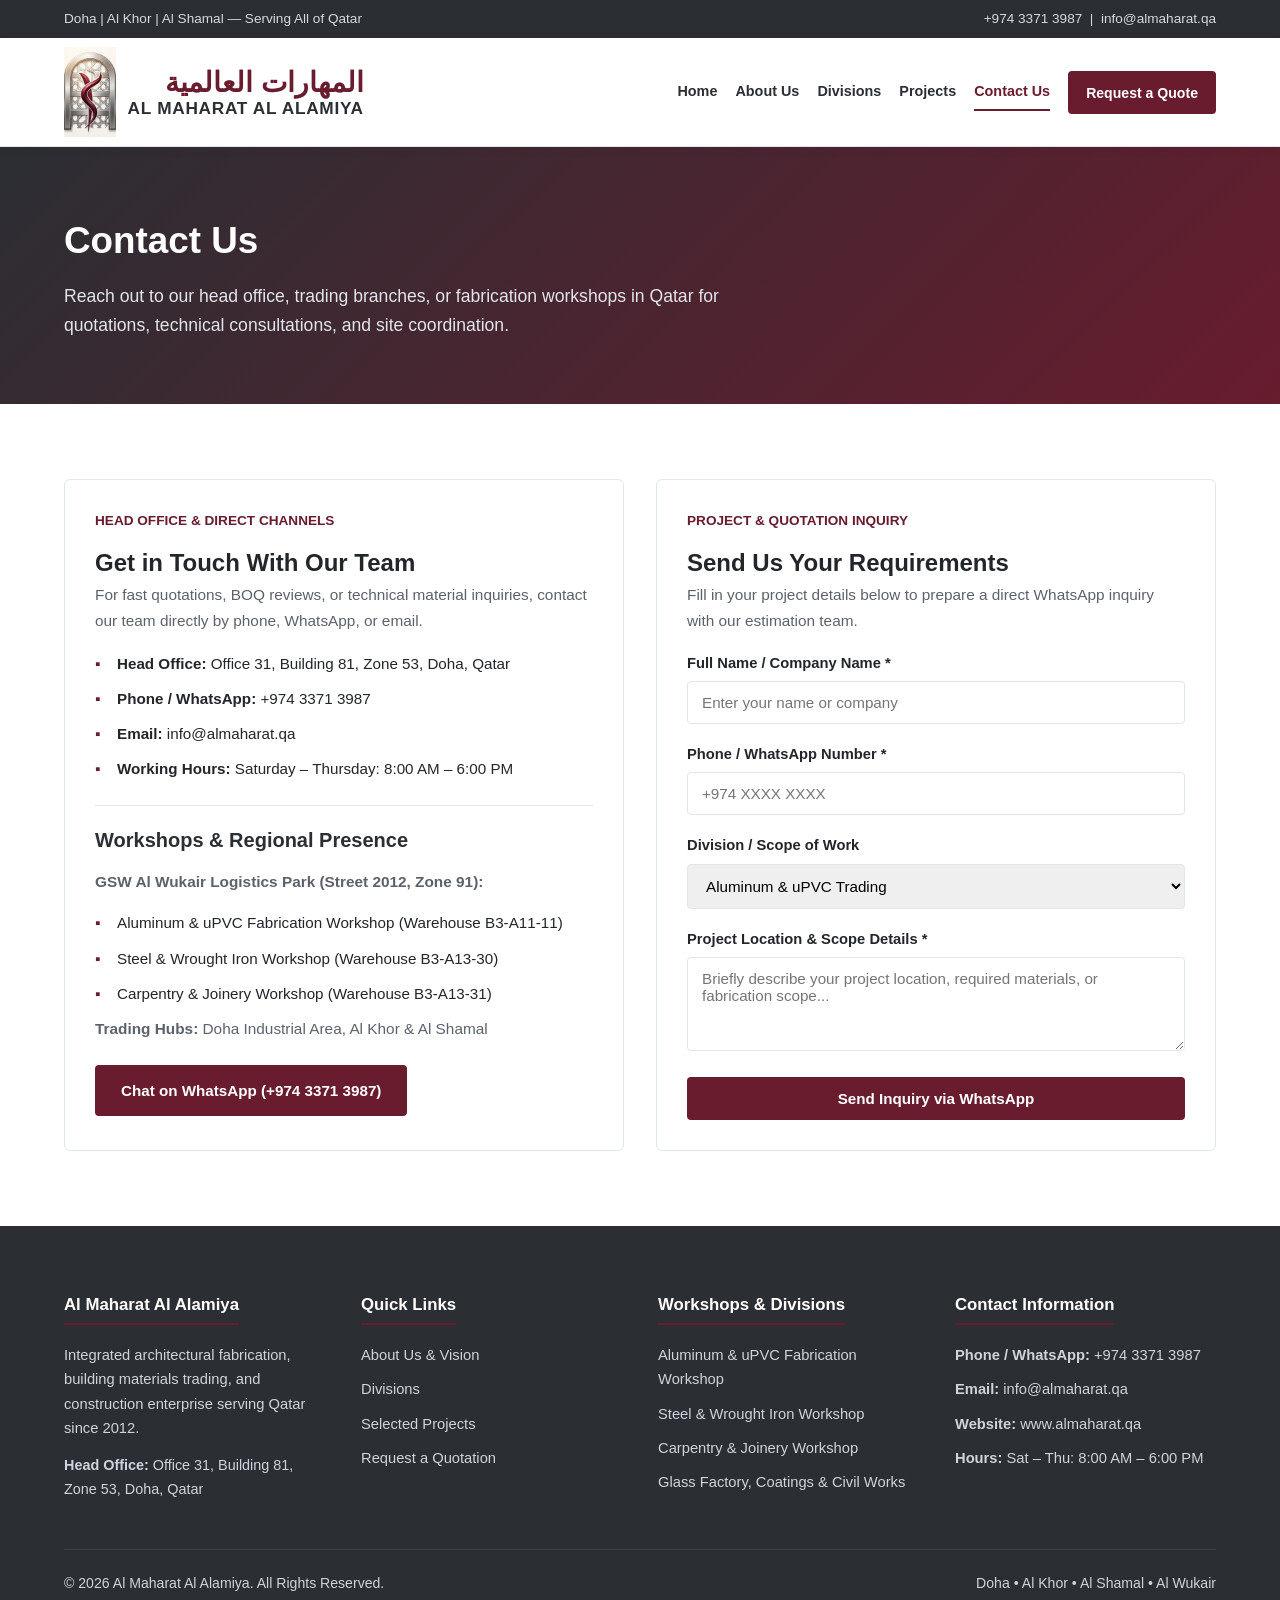
<file: contact.html>
<!DOCTYPE html>
<html lang="en">
<head>
  <meta charset="UTF-8">
  <meta name="viewport" content="width=device-width, initial-scale=1.0">
  <title>Contact Us | Al Maharat Al Alamiya</title>
  <meta name="description" content="Contact Al Maharat Al Alamiya in Doha, Qatar for building materials trading, architectural fabrication, and contracting inquiries.">
  <link rel="stylesheet" href="style.css">
</head>
<body>

  <!-- Top Utility Bar -->
  <div class="top-bar">
    <div class="container">
      <div>Doha | Al Khor | Al Shamal — Serving All of Qatar</div>
      <div>
        <a href="tel:+97433713987">+974 3371 3987</a> &nbsp;|&nbsp;
        <a href="mailto:info@almaharat.qa">info@almaharat.qa</a>
      </div>
    </div>
  </div>

  <!-- Main Header -->
  <header class="site-header">
    <div class="container nav-wrapper">
      <a href="index.html" class="logo-link">
        <img src="assets/logo.png" alt="Al Maharat Al Alamiya Logo" class="logo-img" onerror="this.style.display='none'">
        <div class="logo-text">
          <span class="ar" lang="ar" dir="rtl">المهارات العالمية</span>
          <span class="en">Al Maharat Al Alamiya</span>
        </div>
      </a>

      <button class="menu-toggle" aria-label="Toggle navigation" onclick="document.querySelector('nav').classList.toggle('open')">☰</button>

      <nav>
        <ul>
          <li><a href="index.html">Home</a></li>
          <li><a href="about.html">About Us</a></li>
          <li><a href="services.html">Divisions</a></li>
          <li><a href="projects.html">Projects</a></li>
          <li><a href="contact.html" class="active">Contact Us</a></li>
          <li><a href="https://wa.me/97433713987?text=Hello%20Al%20Maharat%20Al%20Alamiya%20Inquiry" class="btn btn-primary" target="_blank" rel="noopener">Request a Quote</a></li>
        </ul>
      </nav>
    </div>
  </header>

  <!-- Page Header -->
  <section class="page-header">
    <div class="container">
      <h1>Contact Us</h1>
      <p>Reach out to our head office, trading branches, or fabrication workshops in Qatar for quotations, technical consultations, and site coordination.</p>
    </div>
  </section>

  <!-- Contact Details & Inquiry Form -->
  <section class="section">
    <div class="container">
      <div class="grid-2">
        <!-- Direct Contact & Locations -->
        <div class="card">
          <span class="card-number">HEAD OFFICE &amp; DIRECT CHANNELS</span>
          <h2>Get in Touch With Our Team</h2>
          <p style="margin-bottom: 18px;">For fast quotations, BOQ reviews, or technical material inquiries, contact our team directly by phone, WhatsApp, or email.</p>

          <ul class="check-list">
            <li><strong>Head Office:</strong> Office 31, Building 81, Zone 53, Doha, Qatar</li>
            <li><strong>Phone / WhatsApp:</strong> <a href="https://wa.me/97433713987?text=Hello%20Al%20Maharat%20Al%20Alamiya%20Inquiry" target="_blank" rel="noopener">+974 3371 3987</a></li>
            <li><strong>Email:</strong> <a href="mailto:info@almaharat.qa">info@almaharat.qa</a></li>
            <li><strong>Working Hours:</strong> Saturday – Thursday: 8:00 AM – 6:00 PM</li>
          </ul>

          <div style="margin-top: 24px; padding-top: 18px; border-top: 1px solid var(--border);">
            <h3>Workshops &amp; Regional Presence</h3>
            <p style="margin-top: 8px;"><strong>GSW Al Wukair Logistics Park (Street 2012, Zone 91):</strong></p>
            <ul class="check-list">
              <li><a href="/aluminum-workshop/">Aluminum &amp; uPVC Fabrication Workshop (Warehouse B3-A11-11)</a></li>
              <li><a href="/steel-workshop/">Steel &amp; Wrought Iron Workshop (Warehouse B3-A13-30)</a></li>
              <li><a href="/carpentry-workshop/">Carpentry &amp; Joinery Workshop (Warehouse B3-A13-31)</a></li>
            </ul>
            <p style="margin-top: 10px;"><strong>Trading Hubs:</strong> Doha Industrial Area, Al Khor &amp; Al Shamal</p>
          </div>

          <p style="margin-top: 24px;">
            <a href="https://wa.me/97433713987?text=Hello%20Al%20Maharat%20Al%20Alamiya%2C%20I%20would%20like%20to%20request%20a%20quotation." class="btn btn-primary" target="_blank" rel="noopener">Chat on WhatsApp (+974 3371 3987)</a>
          </p>
        </div>

        <!-- Quotation / Project Inquiry Form -->
        <div class="card">
          <span class="card-number">PROJECT &amp; QUOTATION INQUIRY</span>
          <h2>Send Us Your Requirements</h2>
          <p style="margin-bottom: 18px;">Fill in your project details below to prepare a direct WhatsApp inquiry with our estimation team.</p>

          <form onsubmit="event.preventDefault(); const n=document.getElementById('c-name').value; const p=document.getElementById('c-phone').value; const d=document.getElementById('c-div').value; const m=document.getElementById('c-msg').value; const txt=encodeURIComponent('Inquiry from '+n+' ('+p+') - Division: '+d+' - Details: '+m); window.open('https://wa.me/97433713987?text='+txt, '_blank');">
            <div class="form-group">
              <label for="c-name">Full Name / Company Name *</label>
              <input type="text" id="c-name" required placeholder="Enter your name or company">
            </div>

            <div class="form-group">
              <label for="c-phone">Phone / WhatsApp Number *</label>
              <input type="tel" id="c-phone" required placeholder="+974 XXXX XXXX">
            </div>

            <div class="form-group">
              <label for="c-div">Division / Scope of Work</label>
              <select id="c-div">
                <option value="Aluminum & uPVC Trading">Aluminum &amp; uPVC Trading</option>
                <option value="Aluminum & uPVC Fabrication">Aluminum &amp; uPVC Fabrication</option>
                <option value="Glass Trading & Processing">Glass Trading &amp; Processing</option>
                <option value="Steel & Wrought Iron Works">Steel &amp; Wrought Iron Works</option>
                <option value="Carpentry & Joinery">Carpentry &amp; Joinery</option>
                <option value="Construction, Gypsum & Painting">Construction, Gypsum &amp; Painting</option>
                <option value="Multiple Divisions / Full Package">Multiple Divisions / Full Package</option>
              </select>
            </div>

            <div class="form-group">
              <label for="c-msg">Project Location &amp; Scope Details *</label>
              <textarea id="c-msg" rows="4" required placeholder="Briefly describe your project location, required materials, or fabrication scope..."></textarea>
            </div>

            <button type="submit" class="btn btn-primary" style="width: 100%;">Send Inquiry via WhatsApp</button>
          </form>
        </div>
      </div>
    </div>
  </section>

  <!-- Global Footer -->
  <footer>
    <div class="container">
      <div class="footer-grid">
        <div>
          <h4>Al Maharat Al Alamiya</h4>
          <p style="font-size: 0.92rem; margin-bottom: 14px;">Integrated architectural fabrication, building materials trading, and construction enterprise serving Qatar since 2012.</p>
          <p style="font-size: 0.9rem;"><strong>Head Office:</strong> Office 31, Building 81, Zone 53, Doha, Qatar</p>
        </div>

        <div>
          <h4>Quick Links</h4>
          <ul>
            <li><a href="about.html">About Us &amp; Vision</a></li>
            <li><a href="services.html">Divisions</a></li>
            <li><a href="projects.html">Selected Projects</a></li>
            <li><a href="contact.html">Request a Quotation</a></li>
          </ul>
        </div>

        <div>
          <h4>Workshops &amp; Divisions</h4>
          <ul>
            <li><a href="/aluminum-workshop/">Aluminum &amp; uPVC Fabrication Workshop</a></li>
            <li><a href="/steel-workshop/">Steel &amp; Wrought Iron Workshop</a></li>
            <li><a href="/carpentry-workshop/">Carpentry &amp; Joinery Workshop</a></li>
            <li><a href="services.html">Glass Factory, Coatings &amp; Civil Works</a></li>
          </ul>
        </div>

        <div>
          <h4>Contact Information</h4>
          <ul>
            <li><strong>Phone / WhatsApp:</strong> <a href="https://wa.me/97433713987?text=Hello%20Al%20Maharat%20Al%20Alamiya%20Inquiry" target="_blank" rel="noopener">+974 3371 3987</a></li>
            <li><strong>Email:</strong> <a href="mailto:info@almaharat.qa">info@almaharat.qa</a></li>
            <li><strong>Website:</strong> www.almaharat.qa</li>
            <li><strong>Hours:</strong> Sat – Thu: 8:00 AM – 6:00 PM</li>
          </ul>
        </div>
      </div>

      <div class="footer-bottom">
        <span>&copy; 2026 Al Maharat Al Alamiya. All Rights Reserved.</span>
        <span>Doha &bull; Al Khor &bull; Al Shamal &bull; Al Wukair</span>
      </div>
    </div>
  </footer>

</body>
</html>
</file>
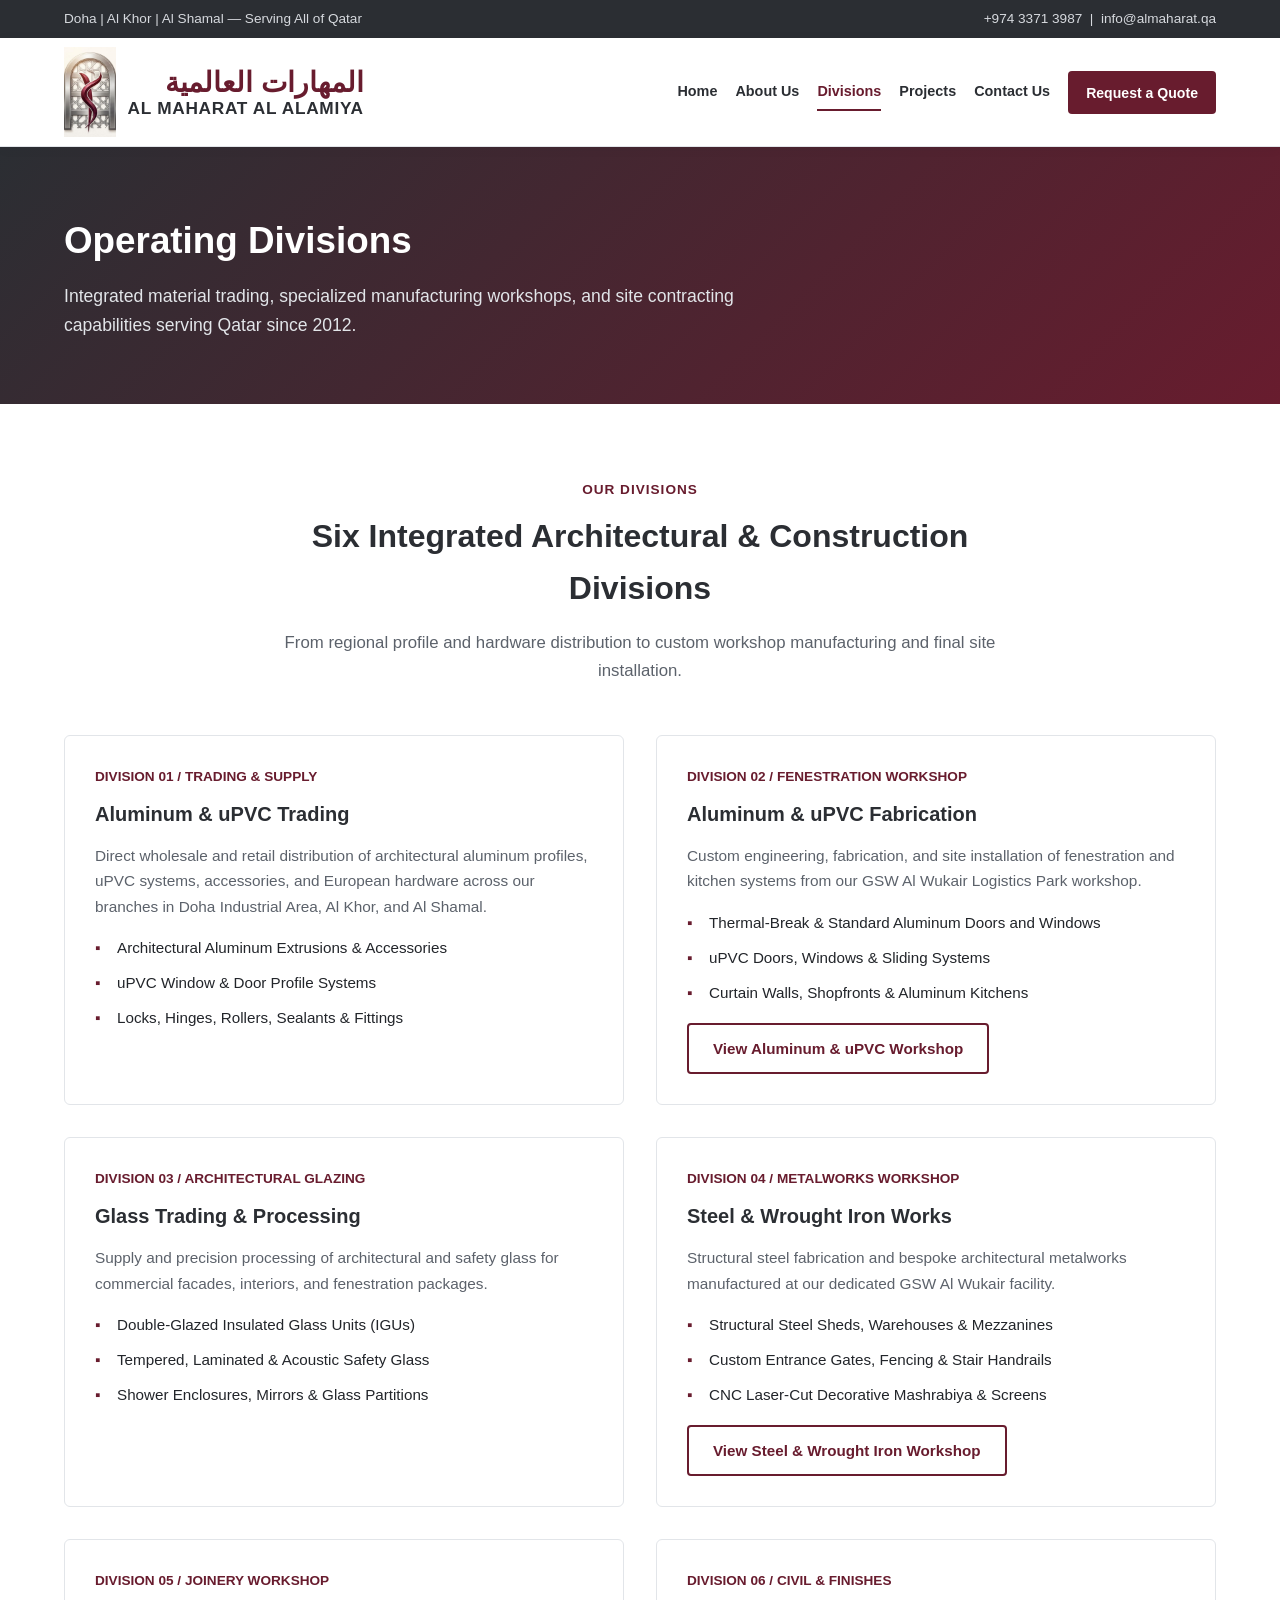
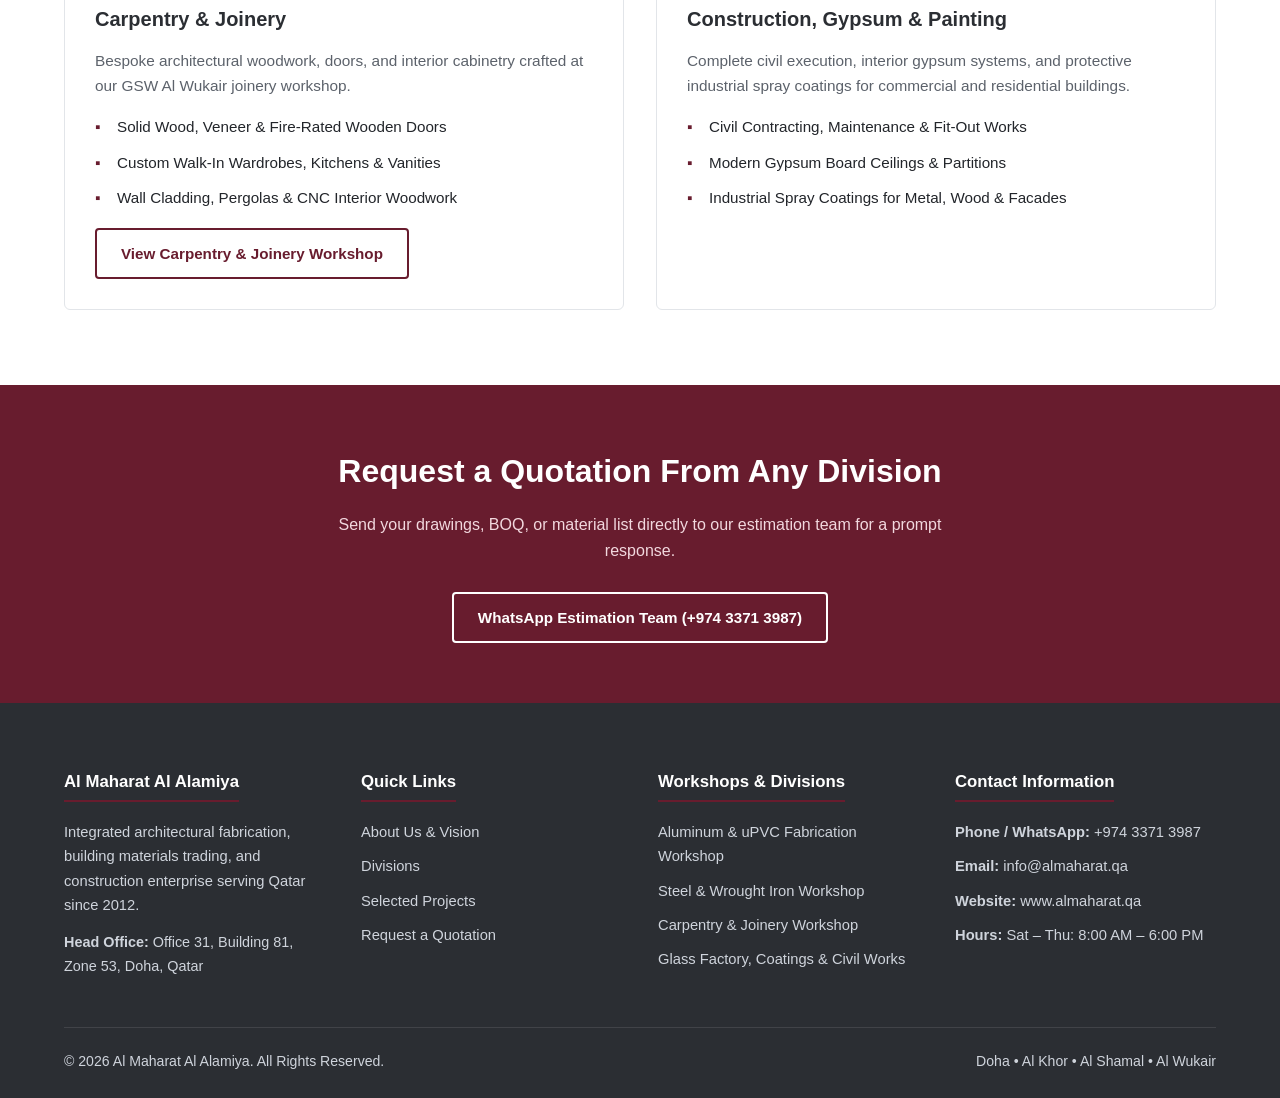
<file: services.html>
<!DOCTYPE html>
<html lang="en">
<head>
  <meta charset="UTF-8">
  <meta name="viewport" content="width=device-width, initial-scale=1.0">
  <title>Divisions | Al Maharat Al Alamiya</title>
  <meta name="description" content="Explore the core operating divisions of Al Maharat Al Alamiya across Qatar—Aluminum & uPVC trading and fabrication, glass processing, steel, carpentry, and civil works.">
  <link rel="stylesheet" href="style.css">
</head>
<body>

  <!-- Top Utility Bar -->
  <div class="top-bar">
    <div class="container">
      <div>Doha | Al Khor | Al Shamal — Serving All of Qatar</div>
      <div>
        <a href="tel:+97433713987">+974 3371 3987</a> &nbsp;|&nbsp;
        <a href="mailto:info@almaharat.qa">info@almaharat.qa</a>
      </div>
    </div>
  </div>

  <!-- Main Header -->
  <header class="site-header">
    <div class="container nav-wrapper">
      <a href="index.html" class="logo-link">
        <img src="assets/logo.png" alt="Al Maharat Al Alamiya Logo" class="logo-img" onerror="this.style.display='none'">
        <div class="logo-text">
          <span class="ar" lang="ar" dir="rtl">المهارات العالمية</span>
          <span class="en">Al Maharat Al Alamiya</span>
        </div>
      </a>

      <button class="menu-toggle" aria-label="Toggle navigation" onclick="document.querySelector('nav').classList.toggle('open')">☰</button>

      <nav>
        <ul>
          <li><a href="index.html">Home</a></li>
          <li><a href="about.html">About Us</a></li>
          <li><a href="services.html" class="active">Divisions</a></li>
          <li><a href="projects.html">Projects</a></li>
          <li><a href="contact.html">Contact Us</a></li>
          <li><a href="https://wa.me/97433713987?text=Hello%20Al%20Maharat%20Al%20Alamiya%20Inquiry" class="btn btn-primary" target="_blank" rel="noopener">Request a Quote</a></li>
        </ul>
      </nav>
    </div>
  </header>

  <!-- Page Header -->
  <section class="page-header">
    <div class="container">
      <h1>Operating Divisions</h1>
      <p>Integrated material trading, specialized manufacturing workshops, and site contracting capabilities serving Qatar since 2012.</p>
    </div>
  </section>

  <!-- Core Divisions Grid -->
  <section class="section">
    <div class="container">
      <div class="section-header">
        <span class="subtitle">Our Divisions</span>
        <h2>Six Integrated Architectural &amp; Construction Divisions</h2>
        <p>From regional profile and hardware distribution to custom workshop manufacturing and final site installation.</p>
      </div>

      <div class="grid-2">
        <!-- Division 01 -->
        <div class="card">
          <span class="card-number">DIVISION 01 / TRADING &amp; SUPPLY</span>
          <h3>Aluminum &amp; uPVC Trading</h3>
          <p>Direct wholesale and retail distribution of architectural aluminum profiles, uPVC systems, accessories, and European hardware across our branches in Doha Industrial Area, Al Khor, and Al Shamal.</p>
          <ul class="check-list">
            <li>Architectural Aluminum Extrusions &amp; Accessories</li>
            <li>uPVC Window &amp; Door Profile Systems</li>
            <li>Locks, Hinges, Rollers, Sealants &amp; Fittings</li>
          </ul>
        </div>

        <!-- Division 02 -->
        <div class="card">
          <span class="card-number">DIVISION 02 / FENESTRATION WORKSHOP</span>
          <h3>Aluminum &amp; uPVC Fabrication</h3>
          <p>Custom engineering, fabrication, and site installation of fenestration and kitchen systems from our GSW Al Wukair Logistics Park workshop.</p>
          <ul class="check-list">
            <li>Thermal-Break &amp; Standard Aluminum Doors and Windows</li>
            <li>uPVC Doors, Windows &amp; Sliding Systems</li>
            <li>Curtain Walls, Shopfronts &amp; Aluminum Kitchens</li>
          </ul>
          <p style="margin-top: 18px;">
            <a href="/aluminum-workshop/" class="btn btn-outline-dark">View Aluminum &amp; uPVC Workshop</a>
          </p>
        </div>

        <!-- Division 03 -->
        <div class="card">
          <span class="card-number">DIVISION 03 / ARCHITECTURAL GLAZING</span>
          <h3>Glass Trading &amp; Processing</h3>
          <p>Supply and precision processing of architectural and safety glass for commercial facades, interiors, and fenestration packages.</p>
          <ul class="check-list">
            <li>Double-Glazed Insulated Glass Units (IGUs)</li>
            <li>Tempered, Laminated &amp; Acoustic Safety Glass</li>
            <li>Shower Enclosures, Mirrors &amp; Glass Partitions</li>
          </ul>
        </div>

        <!-- Division 04 -->
        <div class="card">
          <span class="card-number">DIVISION 04 / METALWORKS WORKSHOP</span>
          <h3>Steel &amp; Wrought Iron Works</h3>
          <p>Structural steel fabrication and bespoke architectural metalworks manufactured at our dedicated GSW Al Wukair facility.</p>
          <ul class="check-list">
            <li>Structural Steel Sheds, Warehouses &amp; Mezzanines</li>
            <li>Custom Entrance Gates, Fencing &amp; Stair Handrails</li>
            <li>CNC Laser-Cut Decorative Mashrabiya &amp; Screens</li>
          </ul>
          <p style="margin-top: 18px;">
            <a href="/steel-workshop/" class="btn btn-outline-dark">View Steel &amp; Wrought Iron Workshop</a>
          </p>
        </div>

        <!-- Division 05 -->
        <div class="card">
          <span class="card-number">DIVISION 05 / JOINERY WORKSHOP</span>
          <h3>Carpentry &amp; Joinery</h3>
          <p>Bespoke architectural woodwork, doors, and interior cabinetry crafted at our GSW Al Wukair joinery workshop.</p>
          <ul class="check-list">
            <li>Solid Wood, Veneer &amp; Fire-Rated Wooden Doors</li>
            <li>Custom Walk-In Wardrobes, Kitchens &amp; Vanities</li>
            <li>Wall Cladding, Pergolas &amp; CNC Interior Woodwork</li>
          </ul>
          <p style="margin-top: 18px;">
            <a href="/carpentry-workshop/" class="btn btn-outline-dark">View Carpentry &amp; Joinery Workshop</a>
          </p>
        </div>

        <!-- Division 06 -->
        <div class="card">
          <span class="card-number">DIVISION 06 / CIVIL &amp; FINISHES</span>
          <h3>Construction, Gypsum &amp; Painting</h3>
          <p>Complete civil execution, interior gypsum systems, and protective industrial spray coatings for commercial and residential buildings.</p>
          <ul class="check-list">
            <li>Civil Contracting, Maintenance &amp; Fit-Out Works</li>
            <li>Modern Gypsum Board Ceilings &amp; Partitions</li>
            <li>Industrial Spray Coatings for Metal, Wood &amp; Facades</li>
          </ul>
        </div>
      </div>
    </div>
  </section>

  <!-- CTA Banner -->
  <section class="cta-banner">
    <div class="container">
      <h2>Request a Quotation From Any Division</h2>
      <p>Send your drawings, BOQ, or material list directly to our estimation team for a prompt response.</p>
      <a href="https://wa.me/97433713987?text=Hello%20Al%20Maharat%20Al%20Alamiya%2C%20I%20would%20like%20a%20quotation%20for%20my%20project." class="btn btn-outline" target="_blank" rel="noopener">WhatsApp Estimation Team (+974 3371 3987)</a>
    </div>
  </section>

  <!-- Global Footer -->
  <footer>
    <div class="container">
      <div class="footer-grid">
        <div>
          <h4>Al Maharat Al Alamiya</h4>
          <p style="font-size: 0.92rem; margin-bottom: 14px;">Integrated architectural fabrication, building materials trading, and construction enterprise serving Qatar since 2012.</p>
          <p style="font-size: 0.9rem;"><strong>Head Office:</strong> Office 31, Building 81, Zone 53, Doha, Qatar</p>
        </div>

        <div>
          <h4>Quick Links</h4>
          <ul>
            <li><a href="about.html">About Us &amp; Vision</a></li>
            <li><a href="services.html">Divisions</a></li>
            <li><a href="projects.html">Selected Projects</a></li>
            <li><a href="contact.html">Request a Quotation</a></li>
          </ul>
        </div>

        <div>
          <h4>Workshops &amp; Divisions</h4>
          <ul>
            <li><a href="/aluminum-workshop/">Aluminum &amp; uPVC Fabrication Workshop</a></li>
            <li><a href="/steel-workshop/">Steel &amp; Wrought Iron Workshop</a></li>
            <li><a href="/carpentry-workshop/">Carpentry &amp; Joinery Workshop</a></li>
            <li><a href="services.html">Glass Factory, Coatings &amp; Civil Works</a></li>
          </ul>
        </div>

        <div>
          <h4>Contact Information</h4>
          <ul>
            <li><strong>Phone / WhatsApp:</strong> <a href="https://wa.me/97433713987?text=Hello%20Al%20Maharat%20Al%20Alamiya%20Inquiry" target="_blank" rel="noopener">+974 3371 3987</a></li>
            <li><strong>Email:</strong> <a href="mailto:info@almaharat.qa">info@almaharat.qa</a></li>
            <li><strong>Website:</strong> www.almaharat.qa</li>
            <li><strong>Hours:</strong> Sat – Thu: 8:00 AM – 6:00 PM</li>
          </ul>
        </div>
      </div>

      <div class="footer-bottom">
        <span>&copy; 2026 Al Maharat Al Alamiya. All Rights Reserved.</span>
        <span>Doha &bull; Al Khor &bull; Al Shamal &bull; Al Wukair</span>
      </div>
    </div>
  </footer>

</body>
</html>
</file>
<file: style.css>
/* ==========================================================================
   AL MAHARAT AL ALAMIYA - CORPORATE STYLESHEET
   Palette derived from Brand Identity: Deep Burgundy (#681C2E), Steel (#4A4E54)
   ========================================================================== */

:root {
  --primary: #681C2E;       /* Brand Burgundy */
  --primary-dark: #4A111F;
  --secondary: #2B2E33;     /* Architectural Charcoal */
  --steel: #5A5E66;         /* Brushed Steel Grey */
  --light-bg: #F8F9FA;
  --white: #FFFFFF;
  --border: #E2E5E9;
  --text-main: #22252A;
  --text-muted: #5C626B;
  --transition: all 0.25s ease;
}

* {
  margin: 0;
  padding: 0;
  box-sizing: border-box;
}

html {
  scroll-behavior: smooth;
}

body {
  font-family: 'Segoe UI', Roboto, -apple-system, BlinkMacSystemFont, sans-serif;
  color: var(--text-main);
  background-color: var(--white);
  line-height: 1.65;
}

a {
  text-decoration: none;
  color: inherit;
}

ul {
  list-style: none;
}

.container {
  width: 90%;
  max-width: 1220px;
  margin: 0 auto;
}

/* Top Utility Bar */
.top-bar {
  background-color: var(--secondary);
  color: #D6D9DE;
  font-size: 0.85rem;
  padding: 8px 0;
}

.top-bar .container {
  display: flex;
  justify-content: space-between;
  align-items: center;
  flex-wrap: wrap;
  gap: 10px;
}

.top-bar a:hover {
  color: var(--white);
}

/* Navigation Header */
header,
.site-header {
  background: var(--white);
  border-bottom: 1px solid var(--border);
  position: sticky;
  top: 0;
  z-index: 1000;
  box-shadow: 0 2px 12px rgba(0, 0, 0, 0.04);
}

.nav-wrapper {
  display: flex;
  justify-content: space-between;
  align-items: center;
  min-height: 108px;
  padding: 8px 0;
  gap: 14px;
}

.logo-link {
  display: flex;
  align-items: center;
  gap: 12px;
  text-decoration: none;
  flex-shrink: 0;
}

.logo-link img,
.logo-img {
  height: 90px;
  max-height: 94px;
  width: auto;
  max-width: 140px;
  object-fit: contain;
  display: block;
}

.logo-text {
  display: flex;
  flex-direction: column;
  line-height: 1.08;
}

.logo-text .ar {
  font-size: clamp(1.5rem, 2.2vw, 2rem);
  font-weight: 800;
  color: var(--primary);
  line-height: 1.1;
  white-space: nowrap;
}

.logo-text .en {
  font-size: clamp(0.95rem, 1.35vw, 1.25rem);
  font-weight: 900;
  color: var(--secondary);
  letter-spacing: 0.04em;
  text-transform: uppercase;
  white-space: nowrap;
}

nav {
  min-width: 0;
}

nav ul {
  display: flex;
  align-items: center;
  flex-wrap: nowrap;
  gap: 18px;
}

nav ul li {
  white-space: nowrap;
}

nav ul li a {
  font-weight: 600;
  font-size: 0.9rem;
  color: var(--secondary);
  transition: var(--transition);
  padding: 6px 0;
  border-bottom: 2px solid transparent;
  white-space: nowrap;
  display: inline-block;
}

nav ul li a.btn {
  padding: 9px 16px;
  font-size: 0.88rem;
  border-bottom: none;
}

nav ul li a:hover,
nav ul li a.active {
  color: var(--primary);
  border-bottom-color: var(--primary);
}

nav ul li a.btn:hover {
  border-bottom: none;
}

.btn {
  display: inline-block;
  padding: 11px 24px;
  border-radius: 4px;
  font-weight: 600;
  font-size: 0.95rem;
  transition: var(--transition);
  cursor: pointer;
  border: 2px solid transparent;
}

.btn-primary {
  background-color: var(--primary);
  color: var(--white);
}

.btn-primary:hover {
  background-color: var(--primary-dark);
}

.btn-outline {
  border-color: var(--white);
  color: var(--white);
  background: transparent;
}

.btn-outline:hover {
  background: var(--white);
  color: var(--primary);
}

.btn-outline-dark {
  border-color: var(--primary);
  color: var(--primary);
}

.btn-outline-dark:hover {
  background: var(--primary);
  color: var(--white);
}

/* Mobile Nav Toggle */
.menu-toggle {
  display: none;
  font-size: 1.6rem;
  background: none;
  border: none;
  color: var(--secondary);
  cursor: pointer;
}

/* Hero Section */
.hero {
  background: linear-gradient(135deg, rgba(43, 46, 51, 0.94), rgba(104, 28, 46, 0.90)),
              url('assets/hero-bg.jpg') center/cover no-repeat;
  color: var(--white);
  padding: 105px 0 95px;
}

.hero-content {
  max-width: 780px;
}

.hero-badge {
  display: inline-block;
  background: rgba(255, 255, 255, 0.14);
  padding: 6px 14px;
  border-radius: 3px;
  font-size: 0.85rem;
  font-weight: 600;
  letter-spacing: 0.8px;
  text-transform: uppercase;
  margin-bottom: 18px;
}

.hero h1 {
  font-size: 2.75rem;
  line-height: 1.2;
  margin-bottom: 20px;
  font-weight: 700;
}

.hero p {
  font-size: 1.15rem;
  color: #EAECEF;
  margin-bottom: 32px;
  max-width: 680px;
}

.hero-actions {
  display: flex;
  gap: 16px;
  flex-wrap: wrap;
}

/* Page Header Banner (Subpages) */
.page-header {
  background: linear-gradient(135deg, var(--secondary), var(--primary));
  color: var(--white);
  padding: 64px 0;
}

.page-header h1 {
  font-size: 2.3rem;
  margin-bottom: 10px;
}

.page-header p {
  font-size: 1.1rem;
  color: #E2E5E9;
  max-width: 720px;
}

/* Trust Strip */
.trust-strip {
  background: var(--light-bg);
  border-bottom: 1px solid var(--border);
  padding: 40px 0;
}

.trust-grid {
  display: grid;
  grid-template-columns: repeat(auto-fit, minmax(240px, 1fr));
  gap: 24px;
}

.trust-item {
  background: var(--white);
  padding: 24px;
  border-left: 4px solid var(--primary);
  box-shadow: 0 2px 8px rgba(0,0,0,0.03);
}

.trust-item h3 {
  font-size: 1.05rem;
  color: var(--primary);
  margin-bottom: 6px;
}

.trust-item p {
  font-size: 0.92rem;
  color: var(--text-muted);
}

/* Sections & Grids */
.section {
  padding: 75px 0;
}

.section-alt {
  background-color: var(--light-bg);
}

.section-header {
  text-align: center;
  max-width: 740px;
  margin: 0 auto 50px;
}

.section-header .subtitle {
  color: var(--primary);
  font-weight: 700;
  text-transform: uppercase;
  font-size: 0.85rem;
  letter-spacing: 1px;
  display: block;
  margin-bottom: 8px;
}

.section-header h2 {
  font-size: 2rem;
  color: var(--secondary);
  margin-bottom: 14px;
}

.section-header p {
  color: var(--text-muted);
  font-size: 1.05rem;
}

.section-header .authenticity-note {
  margin-top: 10px;
  font-size: 0.96rem;
  font-weight: 600;
  color: var(--secondary);
}

.grid-3 {
  display: grid;
  grid-template-columns: repeat(auto-fit, minmax(320px, 1fr));
  gap: 28px;
}

.grid-2 {
  display: grid;
  grid-template-columns: repeat(auto-fit, minmax(420px, 1fr));
  gap: 32px;
}

/* Cards */
.card {
  background: var(--white);
  border: 1px solid var(--border);
  border-radius: 6px;
  padding: 30px;
  transition: var(--transition);
}

.card:hover {
  transform: translateY(-4px);
  box-shadow: 0 12px 24px rgba(0, 0, 0, 0.06);
  border-color: var(--primary);
}

.card-number {
  font-size: 0.85rem;
  font-weight: 700;
  color: var(--primary);
  margin-bottom: 10px;
  display: block;
}

.card h3 {
  font-size: 1.25rem;
  color: var(--secondary);
  margin-bottom: 12px;
}

.card p {
  color: var(--text-muted);
  font-size: 0.96rem;
}

.check-list {
  margin-top: 16px;
}

.check-list li {
  position: relative;
  padding-left: 22px;
  margin-bottom: 10px;
  font-size: 0.95rem;
  color: var(--text-main);
}

.check-list li::before {
  content: "▪";
  color: var(--primary);
  font-weight: bold;
  position: absolute;
  left: 0;
  top: 0;
}

/* Project Showcase Category Filter Tabs */
.filter-bar {
  display: flex;
  flex-wrap: wrap;
  justify-content: center;
  gap: 10px;
  margin-bottom: 32px;
}

.filter-btn {
  padding: 9px 18px;
  border: 1px solid var(--border);
  background: var(--white);
  color: var(--secondary);
  font-weight: 600;
  font-size: 0.9rem;
  border-radius: 4px;
  cursor: pointer;
  transition: var(--transition);
}

.filter-btn:hover,
.filter-btn.active {
  background: var(--primary);
  border-color: var(--primary);
  color: var(--white);
}

.showcase-card[hidden] {
  display: none;
}

/* Folder-Wise Project Showcase Grid */
.showcase-grid {
  display: grid;
  grid-template-columns: repeat(auto-fill, minmax(260px, 1fr));
  gap: 16px;
}

.showcase-card {
  border-radius: 6px;
  overflow: hidden;
  border: 1px solid var(--border);
  background: var(--light-bg);
  aspect-ratio: 4 / 3;
  cursor: pointer;
}

.showcase-card img {
  width: 100%;
  height: 100%;
  object-fit: contain;
  background: var(--light-bg);
  display: block;
  transition: var(--transition);
}

.showcase-card:hover {
  border-color: var(--primary);
  box-shadow: 0 8px 20px rgba(0, 0, 0, 0.08);
}

.showcase-card:hover img {
  transform: scale(1.04);
}

/* Showcase Click-to-View & Zoom Lightbox */
.lightbox-modal {
  position: fixed;
  inset: 0;
  background: rgba(15, 18, 22, 0.92);
  z-index: 2000;
  display: flex;
  align-items: center;
  justify-content: center;
  padding: 24px;
}

.lightbox-modal[hidden] {
  display: none;
}

.lightbox-stage {
  position: relative;
  max-width: 92vw;
  max-height: 86vh;
  overflow: auto;
  display: flex;
  align-items: center;
  justify-content: center;
  border-radius: 6px;
}

.lightbox-stage img {
  max-width: 90vw;
  max-height: 82vh;
  width: auto;
  height: auto;
  object-fit: contain;
  transition: transform 0.2s ease, max-width 0.2s ease, max-height 0.2s ease;
  cursor: zoom-in;
  display: block;
}

.lightbox-stage img.zoomed {
  max-width: none;
  max-height: none;
  width: 175%;
  cursor: zoom-out;
}

.lightbox-controls {
  position: fixed;
  top: 18px;
  right: 22px;
  display: flex;
  gap: 10px;
  z-index: 2010;
}

.lightbox-btn {
  background: var(--white);
  color: var(--secondary);
  border: none;
  padding: 9px 14px;
  border-radius: 4px;
  font-weight: 700;
  font-size: 0.9rem;
  cursor: pointer;
}

.lightbox-btn:hover {
  background: var(--primary);
  color: var(--white);
}

.lightbox-nav {
  position: fixed;
  top: 50%;
  transform: translateY(-50%);
  background: rgba(255, 255, 255, 0.92);
  color: var(--secondary);
  border: none;
  width: 44px;
  height: 44px;
  border-radius: 50%;
  font-size: 1.3rem;
  font-weight: 700;
  cursor: pointer;
  z-index: 2010;
  display: flex;
  align-items: center;
  justify-content: center;
  transition: var(--transition);
}

.lightbox-nav:hover {
  background: var(--primary);
  color: var(--white);
}

.lightbox-nav.prev {
  left: 20px;
}

.lightbox-nav.next {
  right: 20px;
}

@media (max-width: 768px) {
  .lightbox-nav {
    width: 38px;
    height: 38px;
    font-size: 1.1rem;
  }

  .lightbox-nav.prev {
    left: 10px;
  }

  .lightbox-nav.next {
    right: 10px;
  }
}

/* Client Directory Table */
.client-table-wrapper {
  overflow-x: auto;
  background: var(--white);
  border: 1px solid var(--border);
  border-radius: 6px;
}

table {
  width: 100%;
  border-collapse: collapse;
  text-align: left;
}

th, td {
  padding: 14px 20px;
  border-bottom: 1px solid var(--border);
  font-size: 0.95rem;
}

th {
  background-color: var(--secondary);
  color: var(--white);
  font-weight: 600;
}

tr:hover td {
  background-color: var(--light-bg);
}

/* Contact Form */
.form-group {
  margin-bottom: 18px;
}

.form-group label {
  display: block;
  font-weight: 600;
  margin-bottom: 6px;
  font-size: 0.92rem;
}

.form-group input,
.form-group select,
.form-group textarea {
  width: 100%;
  padding: 12px 14px;
  border: 1px solid var(--border);
  border-radius: 4px;
  font-family: inherit;
  font-size: 0.95rem;
}

.form-group input:focus,
.form-group select:focus,
.form-group textarea:focus {
  outline: none;
  border-color: var(--primary);
}

/* CTA Banner */
.cta-banner {
  background-color: var(--primary);
  color: var(--white);
  padding: 60px 0;
  text-align: center;
}

.cta-banner h2 {
  font-size: 2rem;
  margin-bottom: 14px;
}

.cta-banner p {
  max-width: 650px;
  margin: 0 auto 28px;
  color: #F2D8DE;
}

/* Footer */
footer {
  background-color: var(--secondary);
  color: #CFD4DC;
  padding: 65px 0 25px;
}

.footer-grid {
  display: grid;
  grid-template-columns: repeat(auto-fit, minmax(240px, 1fr));
  gap: 36px;
  margin-bottom: 45px;
}

footer h4 {
  color: var(--white);
  font-size: 1.05rem;
  margin-bottom: 18px;
  border-bottom: 2px solid var(--primary);
  display: inline-block;
  padding-bottom: 4px;
}

footer ul li {
  margin-bottom: 10px;
  font-size: 0.92rem;
}

footer ul li a:hover {
  color: var(--white);
}

.footer-bottom {
  border-top: 1px solid rgba(255,255,255,0.1);
  padding-top: 22px;
  display: flex;
  justify-content: space-between;
  flex-wrap: wrap;
  gap: 12px;
  font-size: 0.88rem;
}

/* Responsive Breakpoints */
@media (max-width: 900px) {
  .menu-toggle {
    display: block;
  }

  nav {
    display: none;
    width: 100%;
    position: absolute;
    top: 100%;
    left: 0;
    background: var(--white);
    border-bottom: 1px solid var(--border);
    padding: 20px;
  }

  nav.open {
    display: block;
  }

  nav ul {
    flex-direction: column;
    flex-wrap: wrap;
    align-items: flex-start;
    gap: 14px;
  }

  nav ul li {
    white-space: normal;
  }

  .hero h1 {
    font-size: 2.1rem;
  }

  .grid-2 {
    grid-template-columns: 1fr;
  }
}

@media (max-width: 768px) {
  .nav-wrapper {
    min-height: 76px;
  }

  .logo-link img,
  .logo-img {
    height: 58px;
    max-height: 62px;
  }
}
</file>
